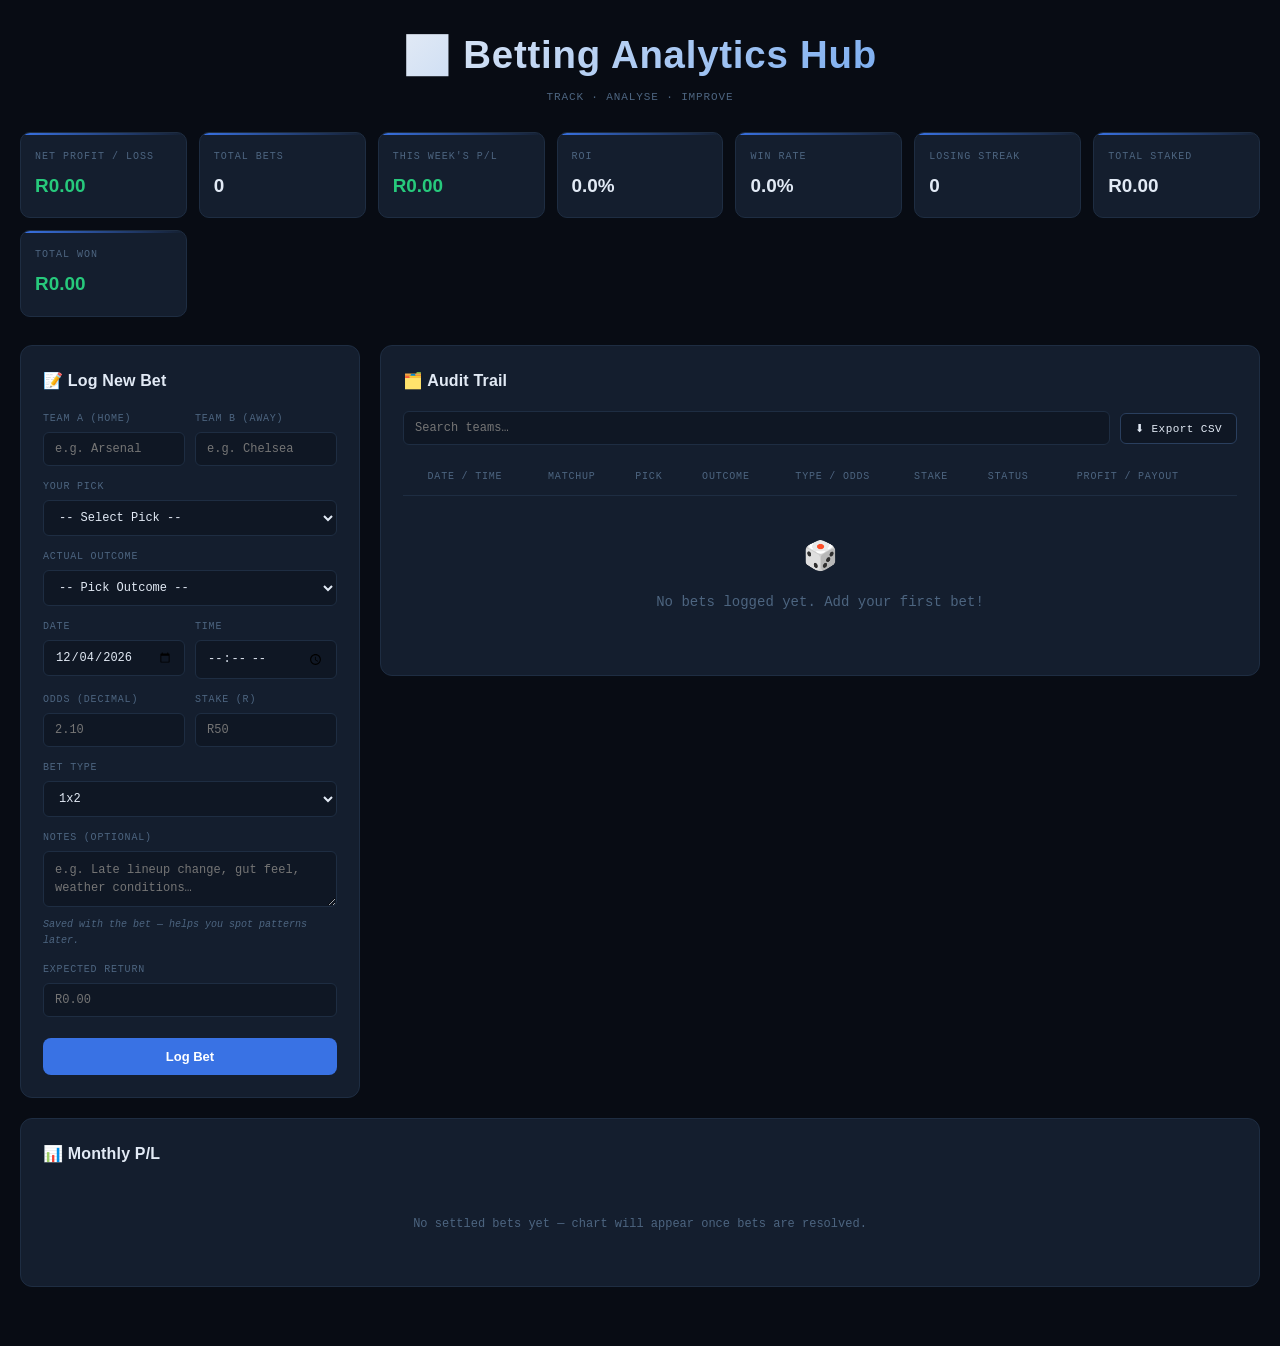
<file: Betting Analytics V2 BETTER.html>
<!doctype html>
<html lang="en">
  <head>
    <meta charset="UTF-8" />
    <meta name="viewport" content="width=device-width, initial-scale=1.0" />
    <title>Betting Analytics Hub</title>

    <style>
      :root{
        --bg: #080c14;
        --surface: #0f1724;
        --card: #141e2e;
        --border: #1e2d42;
        --border-bright: #2a3f5e;
        --text: #e2eaf5;
        --muted: #4d6580;
        --accent: #3972e4;
        --accent-glow: rgba(26, 121, 222, 0.467);
        --green: #27c97c;
        --red: #f0455a;
        --amber: #f5a623;
        --draw: #8897aa;
      }

      * {
        box-sizing: border-box;
        margin: 0;
        padding: 0;
      }

      body {
        background: var(--bg);
        color: var(--text);
        font-family: "DM Mono", monospace;
        font-size: 14px;
        line-height: 1.6;
        min-height: 100vh;
        padding: 24px 20px 60px;
      }

      /* ── Header ── */
      header {
        text-align: center;
        margin-bottom: 25px;
      }
      header h1 {
        font-family: "Syne", sans-serif;
        font-size: clamp(1.6rem, 4vw, 2.4rem);
        font-weight: 800;
        letter-spacing: 0.02em;
        background: linear-gradient(135deg, #e2eaf5 30%, #2f80ed);
        -webkit-background-clip: text;
        -webkit-text-fill-color: transparent;
        background-clip: text;
      }
      header p {
        color: var(--muted);
        margin-top: 4px;
        font-size: 11px;
        letter-spacing: 0.08em;
        text-transform: uppercase;
      }

      .container {
        max-width: 1320px;
        margin: 0 auto;
      }

      /* ── Dashboard ── */
      .dashboard {
        display: grid;
        grid-template-columns: repeat(auto-fit, minmax(160px, 1fr));
        gap: 12px;
        margin-bottom: 28px;
      }
      .stat-card {
        background: var(--card);
        border: 1px solid var(--border);
        border-radius: 10px;
        padding: 16px 14px;
        position: relative;
        overflow: hidden;
      }
      .stat-card::before {
        content: "";
        position: absolute;
        top: 0;
        left: 0;
        right: 0;
        height: 2px;
        background: linear-gradient(90deg, var(--accent), transparent);
      }
      .stat-card span {
        display: block;
        color: var(--muted);
        font-size: 10px;
        text-transform: uppercase;
        letter-spacing: 0.1em;
        margin-bottom: 6px;
      }
      .stat-card strong {
        font-size: 1.35em;
        font-family: "Syne", sans-serif;
      }
      .text-green {
        color: var(--green) !important;
      }
      .text-red {
        color: var(--red) !important;
      }
      .text-muted {
        color: var(--muted) !important;
      }

      /* ── Layout ── */
      .main-grid {
        display: grid;
        grid-template-columns: 340px 1fr;
        gap: 20px;
        align-items: start;
      }
      @media (max-width: 960px) {
        .main-grid {
          grid-template-columns: 1fr;
        }
      }

      .panel {
        background: var(--card);
        border: 1px solid var(--border);
        border-radius: 12px;
        padding: 22px;
      }
      .panel h2 {
        font-family: "Syne", sans-serif;
        font-size: 1rem;
        margin-bottom: 18px;
        letter-spacing: 0.01em;
      }

      /* ── Form ── */
      .form-group {
        margin-bottom: 13px;
      }
      label {
        display: block;
        margin-bottom: 5px;
        color: var(--muted);
        font-size: 10px;
        text-transform: uppercase;
        letter-spacing: 0.08em;
      }
      input,
      select {
        width: 100%;
        padding: 9px 11px;
        background: var(--surface);
        border: 1px solid var(--border);
        color: var(--text);
        border-radius: 6px;
        font-family: "DM Mono", monospace;
        font-size: 12px;
        transition: border-color 0.2s;
        outline: none;
      }
      input:focus,
      select:focus {
        border-color: var(--accent);
      }
      input[readonly] {
        color: var(--muted);
        cursor: default;
      }

      .grid-2 {
        display: grid;
        grid-template-columns: 1fr 1fr;
        gap: 10px;
      }

      button {
        width: 100%;
        padding: 11px;
        background: var(--accent);
        color: #fff;
        border: none;
        border-radius: 8px;
        font-family: "Syne", sans-serif;
        font-size: 13px;
        font-weight: 700;
        cursor: pointer;
        margin-top: 8px;
        transition:
          opacity 0.2s,
          transform 0.1s;
      }
      button:hover {
        opacity: 0.82;
      }
      button:active {
        transform: scale(0.98);
      }
      button.update-btn {
        background: var(--amber);
        color: #000;
      }
      button.cancel-btn {
        background: var(--border);
        color: var(--text);
      }

      /* ── Search ── */
      #search {
        margin-bottom: 14px;
        background: var(--surface);
        border-color: var(--border);
      }

      /* ── Table ── */
      .table-container {
        overflow-x: auto;
      }
      table {
        width: 100%;
        border-collapse: collapse;
      }
      th {
        color: var(--muted);
        font-size: 10px;
        text-transform: uppercase;
        letter-spacing: 0.08em;
        font-weight: 500;
        padding: 10px 12px;
        border-bottom: 1px solid var(--border);
        white-space: nowrap;
      }
      td {
        padding: 11px 12px;
        border-bottom: 1px solid var(--border);
        vertical-align: middle;
        font-size: 12px;
      }
      tr.clickable-row {
        cursor: pointer;
        transition: background 0.15s;
      }
      tr.clickable-row:hover td {
        background: var(--surface);
      }

      .badge {
        padding: 3px 9px;
        border-radius: 4px;
        font-size: 11px;
        font-weight: 700;
        font-family: "Syne", sans-serif;
        display: inline-block;
        min-width: 60px;
        text-align: center;
      }
      .badge.win {
        background: rgba(39, 201, 124, 0.12);
        color: var(--green);
        border: 1px solid rgba(39, 201, 124, 0.25);
      }
      .badge.loss {
        background: rgba(240, 69, 90, 0.12);
        color: var(--red);
        border: 1px solid rgba(240, 69, 90, 0.25);
      }
      .badge.draw {
        background: rgba(136, 151, 170, 0.12);
        color: var(--draw);
        border: 1px solid rgba(136, 151, 170, 0.25);
      }
      .badge.pending {
        background: rgba(245, 166, 35, 0.12);
        color: var(--amber);
        border: 1px solid rgba(245, 166, 35, 0.25);
      }

      .profit-cell {
        font-weight: 700;
      }
      .payout-hint {
        font-size: 10px;
        color: var(--muted);
        margin-top: 2px;
      }

      .action-btns {
        display: flex;
        gap: 4px;
      }
      .icon-btn {
        background: transparent;
        width: auto;
        padding: 4px 7px;
        margin: 0;
        font-size: 13px;
        border-radius: 5px;
        border: 1px solid var(--border);
        color: var(--muted);
      }
      .icon-btn:hover {
        opacity: 1;
        border-color: var(--border-bright);
        color: var(--text);
      }

      /* ── Parlay Legs ── */
      .leg-card {
        margin-bottom: 12px;
        padding: 12px;
        border: 1px dashed var(--border-bright);
        border-radius: 8px;
      }
      .leg-label {
        display: block;
        color: var(--accent);
        font-size: 10px;
        text-transform: uppercase;
        letter-spacing: 0.1em;
        margin-bottom: 8px;
      }
      .grid-4 {
        display: grid;
        grid-template-columns: 1fr 1fr 1fr 1fr;
        gap: 8px;
      }

      /* ── Modal ── */
      .modal-overlay {
        display: none;
        position: fixed;
        inset: 0;
        background: rgba(0, 0, 0, 0.7);
        backdrop-filter: blur(4px);
        align-items: center;
        justify-content: center;
        z-index: 100;
      }
      .modal-overlay.open {
        display: flex;
      }
      .modal-box {
        background: var(--card);
        border: 1px solid var(--border-bright);
        border-radius: 14px;
        padding: 28px;
        max-width: 520px;
        width: 92%;
        max-height: 85vh;
        overflow-y: auto;
      }
      .modal-box h2 {
        font-family: "Syne", sans-serif;
        margin-bottom: 18px;
        font-size: 1.1rem;
      }
      .detail-row {
        display: flex;
        justify-content: space-between;
        padding: 8px 0;
        border-bottom: 1px solid var(--border);
        font-size: 12px;
      }
      .detail-row:last-of-type {
        border-bottom: none;
      }
      .detail-label {
        color: var(--muted);
      }
      .detail-value {
        text-align: right;
        max-width: 60%;
      }
      .leg-summary {
        background: var(--surface);
        border-radius: 8px;
        padding: 10px 12px;
        margin-top: 8px;
        font-size: 11px;
        line-height: 1.8;
      }
      .leg-summary-title {
        font-family: "Syne", sans-serif;
        color: var(--accent);
        font-size: 10px;
        text-transform: uppercase;
        letter-spacing: 0.08em;
        margin-bottom: 6px;
      }

      /* ── Empty State ── */
      .empty-state {
        text-align: center;
        color: var(--muted);
        padding: 40px 20px;
      }
      .empty-state span {
        font-size: 2em;
        display: block;
        margin-bottom: 10px;
      }

      /* ── Notes field ── */
      textarea {
        width: 100%;
        padding: 9px 11px;
        background: var(--surface);
        border: 1px solid var(--border);
        color: var(--text);
        border-radius: 6px;
        font-family: "DM Mono", monospace;
        font-size: 12px;
        transition: border-color 0.2s;
        outline: none;
        resize: vertical;
        min-height: 56px;
        line-height: 1.5;
      }
      textarea:focus {
        border-color: var(--accent);
      }
      .note-hint {
        font-size: 10px;
        color: var(--muted);
        margin-top: 3px;
        font-style: italic;
      }

      /* ── Table panel toolbar ── */
      .table-toolbar {
        display: flex;
        align-items: center;
        justify-content: space-between;
        gap: 10px;
        margin-bottom: 14px;
      }
      .table-toolbar #search {
        margin-bottom: 0;
        flex: 1;
      }
      .csv-btn {
        width: auto;
        padding: 8px 14px;
        margin: 0;
        font-size: 11px;
        background: var(--surface);
        color: var(--text);
        border: 1px solid var(--border-bright);
        border-radius: 6px;
        white-space: nowrap;
        font-family: "DM Mono", monospace;
        font-weight: 500;
        letter-spacing: 0.04em;
        cursor: pointer;
        transition:
          border-color 0.2s,
          background 0.2s;
      }
      .csv-btn:hover {
        background: var(--border);
        border-color: var(--accent);
        opacity: 1;
      }

      /* ── Monthly Chart ── */
      .chart-panel {
        margin-top: 20px;
      }
      .chart-panel h2 {
        font-family: "Syne", sans-serif;
        font-size: 1rem;
        margin-bottom: 18px;
        letter-spacing: 0.01em;
      }
      .chart-bars {
        display: flex;
        align-items: flex-end;
        gap: 6px;
        height: 120px;
        padding-bottom: 28px;
        position: relative;
      }
      .chart-bars::after {
        content: "";
        position: absolute;
        bottom: 28px;
        left: 0;
        right: 0;
        height: 1px;
        background: var(--border);
      }
      .chart-col {
        flex: 1;
        display: flex;
        flex-direction: column;
        align-items: center;
        gap: 4px;
        height: 100%;
        justify-content: flex-end;
        position: relative;
      }
      .chart-bar-wrap {
        width: 100%;
        display: flex;
        align-items: flex-end;
        justify-content: center;
        flex: 1;
      }
      .chart-bar {
        width: 70%;
        border-radius: 3px 3px 0 0;
        min-height: 2px;
        transition: opacity 0.15s;
        position: relative;
      }
      .chart-bar:hover {
        opacity: 0.75;
      }
      .chart-bar.positive {
        background: var(--green);
      }
      .chart-bar.negative {
        background: var(--red);
        border-radius: 0 0 3px 3px;
        align-self: flex-start;
      }
      .chart-label {
        font-size: 9px;
        color: var(--muted);
        text-align: center;
        white-space: nowrap;
        position: absolute;
        bottom: 0;
        left: 50%;
        transform: translateX(-50%);
      }
      .chart-value {
        font-size: 9px;
        font-family: "Syne", sans-serif;
        text-align: center;
        white-space: nowrap;
        position: absolute;
        top: -16px;
        left: 50%;
        transform: translateX(-50%);
      }
      .chart-value.positive {
        color: var(--green);
      }
      .chart-value.negative {
        color: var(--red);
      }
      .chart-empty {
        text-align: center;
        color: var(--muted);
        font-size: 12px;
        padding: 30px 0;
      }
    </style>
  </head>
  <body>
    <div class="container">
      <header>
        <h1>📈 Betting Analytics Hub</h1>
        <p>Track · Analyse · Improve</p>
      </header>

      <!-- Dashboard -->
      <div class="dashboard" id="dashboard">
        <div class="stat-card">
          <span>Net Profit / Loss</span><strong id="stat-pl">R0.00</strong>
        </div>
        <!-- CHANGED: was "Today's Stake" → now "Total Bets" -->
        <div class="stat-card">
          <span>Total Bets</span><strong id="stat-total-bets">0</strong>
        </div>
        <!-- CHANGED: was "Today's P/L" → now "This Week's P/L" -->
        <div class="stat-card">
          <span>This Week's P/L</span><strong id="stat-week-pl">R0.00</strong>
        </div>
        <div class="stat-card">
          <span>ROI</span><strong id="stat-roi">0%</strong>
        </div>
        <div class="stat-card">
          <span>Win Rate</span><strong id="stat-winrate">0%</strong>
        </div>
        <div class="stat-card">
          <span>Losing Streak</span><strong id="stat-streak">0</strong>
        </div>
        <div class="stat-card">
          <span>Total Staked</span><strong id="stat-total-staked">R0.00</strong>
        </div>
        <div class="stat-card">
          <span>Total Won</span><strong id="stat-total-won">R0.00</strong>
        </div>
      </div>

      <div class="main-grid">
        <!-- Form Panel -->
        <div class="panel">
          <h2 id="formTitle">📝 Log New Bet</h2>
          <form id="betForm" novalidate>
            <div id="singleBetSection">
              <div class="grid-2">
                <div class="form-group">
                  <label>Team A (Home)</label>
                  <input
                    type="text"
                    id="teamA"
                    list="teamList"
                    placeholder="e.g. Arsenal"
                  />
                </div>
                <div class="form-group">
                  <label>Team B (Away)</label>
                  <input
                    type="text"
                    id="teamB"
                    list="teamList"
                    placeholder="e.g. Chelsea"
                  />
                </div>
              </div>
              <datalist id="teamList"></datalist>

              <div class="form-group">
                <label>Your Pick</label>
                <select id="prediction">
                  <option value="">-- Select Pick --</option>
                  <option id="optTeamA" value="">Team A</option>
                  <option id="optTeamB" value="">Team B</option>
                  <option value="Draw">Draw</option>
                  <option value="Other">Other / BTTS / Over-Under</option>
                </select>
              </div>

              <div class="form-group">
                <label>Actual Outcome</label>
                <select id="outcome">
                  <option value="">-- Pick Outcome --</option>
                  <option id="outTeamA" value="">Team A</option>
                  <option id="outTeamB" value="">Team B</option>
                  <option value="Draw">Draw</option>
                  <option value="Pending">Pending</option>
                </select>
              </div>
            </div>

            <div class="grid-2">
              <div class="form-group">
                <label>Date</label>
                <input type="date" id="date" required />
              </div>
              <div class="form-group">
                <label>Time</label>
                <input type="time" id="time" required />
              </div>
            </div>

            <div class="grid-2">
              <div class="form-group">
                <label>Odds (Decimal)</label>
                <input
                  type="number"
                  id="odds"
                  step="0.01"
                  min="1.01"
                  placeholder="2.10"
                  required
                />
              </div>
              <div class="form-group">
                <label>Stake (R)</label>
                <input
                  type="number"
                  id="stake"
                  step="0.01"
                  min="0.01"
                  placeholder="R50"
                  required
                />
              </div>
            </div>

            <div class="form-group">
              <label>Bet Type</label>
              <select id="betType" required>
                <option value="1x2">1x2</option>
                <option value="BTTS(GG/NG)">BTTS (GG/NG)</option>
                <option value="Draw/No Bet">Draw/No Bet</option>
                <option value="Parlay">Parlay</option>
              </select>
            </div>

            <!-- Parlay Section -->
            <div id="parlaySection" style="display: none; margin-top: 12px">
              <div class="form-group">
                <label>Number of Legs</label>
                <select id="legCount">
                  <option value="2">2</option>
                  <option value="3">3</option>
                  <option value="4">4</option>
                  <option value="5">5</option>
                  <option value="6">6</option>
                  <option value="7">7</option>
                </select>
              </div>
              <div id="legsContainer"></div>
            </div>

            <div class="form-group">
              <label>Notes (optional)</label>
              <textarea
                id="betNotes"
                placeholder="e.g. Late lineup change, gut feel, weather conditions…"
              ></textarea>
              <div class="note-hint">
                Saved with the bet — helps you spot patterns later.
              </div>
            </div>

            <div class="form-group">
              <label>Expected Return</label>
              <input
                type="text"
                id="expectedReturn"
                readonly
                placeholder="R0.00"
              />
            </div>

            <button type="submit" id="submitBtn">Log Bet</button>
            <button
              type="button"
              id="cancelEditBtn"
              class="cancel-btn"
              style="display: none"
            >
              Cancel Edit
            </button>
          </form>
        </div>

        <!-- Table Panel -->
        <div class="panel">
          <h2>🗂️ Audit Trail</h2>
          <div class="table-toolbar">
            <input id="search" type="text" placeholder="Search teams…" />
            <button type="button" class="csv-btn" onclick="exportCSV()">
              ⬇ Export CSV
            </button>
          </div>
          <div class="table-container">
            <table>
              <thead>
                <tr>
                  <th>Date / Time</th>
                  <th>Matchup</th>
                  <th>Pick</th>
                  <th>Outcome</th>
                  <th>Type / Odds</th>
                  <th>Stake</th>
                  <th>Status</th>
                  <th>Profit / Payout</th>
                  <th></th>
                </tr>
              </thead>
              <tbody id="historyTable"></tbody>
            </table>
            <div id="emptyState" class="empty-state" style="display: none">
              <span>🎲</span>No bets logged yet. Add your first bet!
            </div>
          </div>
        </div>
      </div>
    </div>

    <!-- Monthly Chart -->
    <div class="container">
      <div class="panel chart-panel" style="margin-top: 20px">
        <h2>📊 Monthly P/L</h2>
        <div id="monthlyChart"></div>
      </div>
    </div>
    <div class="modal-overlay" id="betModal">
      <div class="modal-box">
        <h2>🔍 Bet Details</h2>
        <div id="betDetails"></div>
        <button onclick="closeBetModal()" style="margin-top: 20px">
          Close
        </button>
      </div>
    </div>

    <script>
      // ════════════════════════════════════════════
      //  STATE
      // ════════════════════════════════════════════
      let bets = JSON.parse(localStorage.getItem("betting_data") || "[]");
      let editingId = null;

      // ════════════════════════════════════════════
      //  TEAMS DATALIST
      // ════════════════════════════════════════════
      const TEAMS = [
        "Arsenal",
        "Aston Villa",
        "Bournemouth",
        "Brentford",
        "Brighton & Hove Albion",
        "Burnley",
        "Chelsea",
        "Crystal Palace",
        "Everton",
        "Fulham",
        "Leeds United",
        "Liverpool",
        "Manchester City",
        "Manchester United",
        "Newcastle United",
        "Nottingham Forest",
        "Sunderland",
        "Tottenham Hotspur",
        "West Ham United",
        "Wolverhampton Wanderers",
        "Athletic Bilbao",
        "Atlético Madrid",
        "Barcelona",
        "Celta Vigo",
        "Deportivo Alavés",
        "Elche",
        "Espanyol",
        "Getafe",
        "Girona",
        "Levante",
        "Mallorca",
        "Osasuna",
        "Rayo Vallecano",
        "Real Betis",
        "Real Madrid",
        "Real Oviedo",
        "Real Sociedad",
        "Sevilla",
        "Valencia",
        "Villarreal",
        "AC Milan",
        "Atalanta",
        "Bologna",
        "Cagliari",
        "Como 1907",
        "Cremonese",
        "Fiorentina",
        "Genoa",
        "Hellas Verona",
        "Inter Milan",
        "Juventus",
        "Lazio",
        "Lecce",
        "Napoli",
        "Parma",
        "Pisa",
        "Roma",
        "Sassuolo",
        "Torino",
        "Udinese",
        "Bayer Leverkusen",
        "Bayern Munich",
        "Borussia Dortmund",
        "Borussia Mönchengladbach",
        "Eintracht Frankfurt",
        "FC Augsburg",
        "FC Köln",
        "FC St. Pauli",
        "Hamburger SV",
        "1. FC Heidenheim",
        "1. FC Union Berlin",
        "1. FSV Mainz 05",
        "RB Leipzig",
        "SC Freiburg",
        "TSG Hoffenheim",
        "VfB Stuttgart",
        "VfL Wolfsburg",
        "Werder Bremen",
        "AJ Auxerre",
        "Angers",
        "AS Monaco",
        "FC Lorient",
        "FC Metz",
        "FC Nantes",
        "Le Havre",
        "Lens",
        "Lille",
        "Olympique Lyon",
        "Olympique Marseille",
        "Nice",
        "Paris FC",
        "Paris Saint-Germain",
        "Reims",
        "Rennes",
        "Strasbourg",
        "Toulouse",
        "Birmingham City",
        "Blackburn Rovers",
        "Bristol City",
        "Charlton Athletic",
        "Coventry City",
        "Derby County",
        "Hull City",
        "Ipswich Town",
        "Leicester City",
        "Middlesbrough",
        "Millwall",
        "Norwich City",
        "Oxford United",
        "Portsmouth",
        "Preston North End",
        "Queens Park Rangers",
        "Sheffield United",
        "Sheffield Wednesday",
        "Southampton",
        "Stoke City",
        "Swansea City",
        "Watford",
        "West Bromwich Albion",
        "Wrexham",
        "Alverca",
        "Arouca",
        "AVS",
        "Benfica",
        "Braga",
        "Casa Pia",
        "Estoril Praia",
        "Estrela da Amadora",
        "Famalicão",
        "Gil Vicente",
        "Moreirense",
        "Nacional",
        "Porto",
        "Rio Ave",
        "Santa Clara",
        "Sporting CP",
        "Tondela",
        "Vitória de Guimarães",
      ];

      (function populateTeamList() {
        const dl = document.getElementById("teamList");
        TEAMS.forEach((t) => {
          const o = document.createElement("option");
          o.value = t;
          dl.appendChild(o);
        });
      })();

      // ════════════════════════════════════════════
      //  DOM REFS
      // ════════════════════════════════════════════
      const form = document.getElementById("betForm");
      const teamAInput = document.getElementById("teamA");
      const teamBInput = document.getElementById("teamB");
      const predictionSel = document.getElementById("prediction");
      const outcomeSel = document.getElementById("outcome");
      const oddsInput = document.getElementById("odds");
      const stakeInput = document.getElementById("stake");
      const expectedReturn = document.getElementById("expectedReturn");
      const betTypeSelect = document.getElementById("betType");
      const parlaySection = document.getElementById("parlaySection");
      const legCountSelect = document.getElementById("legCount");
      const legsContainer = document.getElementById("legsContainer");
      const submitBtn = document.getElementById("submitBtn");
      const cancelEditBtn = document.getElementById("cancelEditBtn");
      const historyTable = document.getElementById("historyTable");
      const searchInput = document.getElementById("search");
      const emptyState = document.getElementById("emptyState");
      const betNotesInput = document.getElementById("betNotes");

      // ════════════════════════════════════════════
      //  DYNAMIC DROPDOWNS
      // ════════════════════════════════════════════
      function updateMainDropdowns() {
        const a = teamAInput.value || "Team A";
        const b = teamBInput.value || "Team B";
        const curOptA = document.getElementById("optTeamA");
        const curOptB = document.getElementById("optTeamB");
        const curOutA = document.getElementById("outTeamA");
        const curOutB = document.getElementById("outTeamB");
        if (curOptA) {
          curOptA.textContent = a;
          curOptA.value = a;
        }
        if (curOptB) {
          curOptB.textContent = b;
          curOptB.value = b;
        }
        if (curOutA) {
          curOutA.textContent = a;
          curOutA.value = a;
        }
        if (curOutB) {
          curOutB.textContent = b;
          curOutB.value = b;
        }
      }
      teamAInput.addEventListener("input", updateMainDropdowns);
      teamBInput.addEventListener("input", updateMainDropdowns);
      updateMainDropdowns();

      // ════════════════════════════════════════════
      //  EXPECTED RETURN CALCULATOR
      // ════════════════════════════════════════════
      function calcExpected() {
        const odds = parseFloat(oddsInput.value) || 0;
        const stake = parseFloat(stakeInput.value) || 0;
        expectedReturn.value =
          odds && stake ? "R" + (odds * stake).toFixed(2) : "";
      }
      oddsInput.addEventListener("input", calcExpected);
      stakeInput.addEventListener("input", calcExpected);

      // ════════════════════════════════════════════
      //  PARLAY TOGGLE
      // ════════════════════════════════════════════
      betTypeSelect.addEventListener("change", function () {
        const isParlay = this.value === "Parlay";
        parlaySection.style.display = isParlay ? "block" : "none";
        document.getElementById("singleBetSection").style.display = isParlay
          ? "none"
          : "block";
        oddsInput.readOnly = isParlay;
        if (isParlay) {
          generateLegInputs();
        } else {
          legsContainer.innerHTML = "";
        }
        if (!isParlay) updatePickOutcomeDropdowns(this.value);
      });

      function updatePickOutcomeDropdowns(betType) {
        const isBTTS = betType === "BTTS(GG/NG)";
        const pred = document.getElementById("prediction");
        const out = document.getElementById("outcome");
        const savedPred = pred.value;
        const savedOut = out.value;

        if (isBTTS) {
          pred.innerHTML = `<option value="">-- Select Pick --</option><option value="Yes">Yes (GG)</option><option value="No">No (NG)</option>`;
          out.innerHTML = `<option value="">-- Pick Outcome --</option><option value="Yes">Yes (GG)</option><option value="No">No (NG)</option><option value="Pending">Pending</option>`;
        } else {
          pred.innerHTML = `<option value="">-- Select Pick --</option><option id="optTeamA" value="">${teamAInput.value || "Team A"}</option><option id="optTeamB" value="">${teamBInput.value || "Team B"}</option><option value="Draw">Draw</option><option value="Other">Other / BTTS / Over-Under</option>`;
          out.innerHTML = `<option value="">-- Pick Outcome --</option><option id="outTeamA" value="">${teamAInput.value || "Team A"}</option><option id="outTeamB" value="">${teamBInput.value || "Team B"}</option><option value="Draw">Draw</option><option value="Pending">Pending</option>`;
          updateMainDropdowns();
        }

        if ([...pred.options].some((o) => o.value === savedPred))
          pred.value = savedPred;
        if ([...out.options].some((o) => o.value === savedOut))
          out.value = savedOut;
      }

      legCountSelect.addEventListener("change", generateLegInputs);

      function generateLegInputs() {
        const count = parseInt(legCountSelect.value);
        legsContainer.innerHTML = "";
        for (let i = 1; i <= count; i++) {
          const div = document.createElement("div");
          div.className = "leg-card";
          div.innerHTML = `
            <span class="leg-label">Leg ${i}</span>
            <div class="grid-2" style="margin-bottom:8px;">
              <input type="text" placeholder="Home Team" class="leg-teamA" list="teamList" />
              <input type="text" placeholder="Away Team" class="leg-teamB" list="teamList" />
            </div>
            <div class="grid-4">
              <select class="leg-bet-type">
                <option value="">Type</option>
                <option value="1x2">1x2</option>
                <option value="BTTS(GG/NG)">BTTS</option>
                <option value="Draw/No Bet">DNB</option>
              </select>
              <input type="number" placeholder="Odds" step="0.01" min="1.01" class="leg-odds" />
              <select class="leg-prediction">
                <option value="">Pick</option>
                <option class="leg-opt-a">Team A</option>
                <option class="leg-opt-b">Team B</option>
                <option value="Draw">Draw</option>
              </select>
              <select class="leg-outcome">
                <option value="">Result</option>
                <option class="leg-out-a">Team A</option>
                <option class="leg-out-b">Team B</option>
                <option value="Draw">Draw</option>
                <option value="Pending">Pending</option>
              </select>
            </div>`;
          legsContainer.appendChild(div);

          const tA = div.querySelector(".leg-teamA");
          const tB = div.querySelector(".leg-teamB");
          const pred = div.querySelector(".leg-prediction");
          const out = div.querySelector(".leg-outcome");
          const type = div.querySelector(".leg-bet-type");

          const updateLegTeams = () => {
            const a = tA.value || "Team A",
              b = tB.value || "Team B";
            const oA = div.querySelector(".leg-opt-a");
            const oB = div.querySelector(".leg-opt-b");
            const uA = div.querySelector(".leg-out-a");
            const uB = div.querySelector(".leg-out-b");
            if (oA) {
              oA.textContent = a;
              oA.value = a;
            }
            if (oB) {
              oB.textContent = b;
              oB.value = b;
            }
            if (uA) {
              uA.textContent = a;
              uA.value = a;
            }
            if (uB) {
              uB.textContent = b;
              uB.value = b;
            }
          };

          const updateLegDropdownType = () => {
            const isBTTS = type.value === "BTTS(GG/NG)";
            if (isBTTS) {
              pred.innerHTML = `<option value="">Pick</option><option value="Yes">Yes (GG)</option><option value="No">No (NG)</option>`;
              out.innerHTML = `<option value="">Result</option><option value="Yes">Yes (GG)</option><option value="No">No (NG)</option><option value="Pending">Pending</option>`;
            } else {
              const a = tA.value || "Team A",
                b = tB.value || "Team B";
              pred.innerHTML = `<option value="">Pick</option><option class="leg-opt-a" value="${a}">${a}</option><option class="leg-opt-b" value="${b}">${b}</option><option value="Draw">Draw</option>`;
              out.innerHTML = `<option value="">Result</option><option class="leg-out-a" value="${a}">${a}</option><option class="leg-out-b" value="${b}">${b}</option><option value="Draw">Draw</option><option value="Pending">Pending</option>`;
            }
          };

          tA.addEventListener("input", updateLegTeams);
          tB.addEventListener("input", updateLegTeams);
          type.addEventListener("change", updateLegDropdownType);
          div
            .querySelector(".leg-odds")
            .addEventListener("input", calcParlayOdds);
        }
      }

      function calcParlayOdds() {
        const inputs = document.querySelectorAll(".leg-odds");
        let combined = 1;
        inputs.forEach((inp) => {
          const v = parseFloat(inp.value);
          if (!isNaN(v) && v > 0) combined *= v;
        });
        oddsInput.value = combined.toFixed(2);
        calcExpected();
      }

      // ════════════════════════════════════════════
      //  RESOLVE BET
      // ════════════════════════════════════════════
      function resolveBet(pick, result, odds, stake, betType) {
        const expectedPayout = odds * stake;
        if (result === "Pending") return { status: "Pending", profit: 0 };
        if (betType === "Draw/No Bet" && result === "Draw")
          return { status: "Draw", profit: 0 };
        if (pick === result)
          return {
            status: "Win",
            profit: +(expectedPayout - stake).toFixed(2),
          };
        return { status: "Loss", profit: -stake };
      }

      // ════════════════════════════════════════════
      //  FORM SUBMIT
      // ════════════════════════════════════════════
      form.addEventListener("submit", function (e) {
        e.preventDefault();

        const odds = parseFloat(oddsInput.value);
        const stake = parseFloat(stakeInput.value);
        if (!odds || !stake) return alert("Please fill in Odds and Stake.");

        const betType = betTypeSelect.value;
        const payout = +(odds * stake).toFixed(2);
        let status,
          profit,
          legs = null;

        if (betType === "Parlay") {
          legs = [];
          let allWon = true;
          let anyPending = false;

          document.querySelectorAll(".leg-card").forEach((card) => {
            const tA = card.querySelector(".leg-teamA").value;
            const tB = card.querySelector(".leg-teamB").value;
            const lOdds =
              parseFloat(card.querySelector(".leg-odds").value) || 1;
            const pick = card.querySelector(".leg-prediction").value;
            const res = card.querySelector(".leg-outcome").value;
            const type = card.querySelector(".leg-bet-type").value;

            const resolved = resolveBet(pick, res, lOdds, 0, type);
            if (resolved.status === "Pending") anyPending = true;
            if (resolved.status !== "Win") allWon = false;

            legs.push({
              match: `${tA} vs ${tB}`,
              betType: type,
              odds: lOdds,
              prediction: pick,
              outcome: res,
              status: resolved.status,
            });
          });

          if (anyPending) {
            status = "Pending";
            profit = 0;
          } else if (allWon) {
            status = "Win";
            profit = +(payout - stake).toFixed(2);
          } else {
            status = "Loss";
            profit = -stake;
          }
        } else {
          const pick = predictionSel.value;
          const res = outcomeSel.value;
          if (!pick || !res)
            return alert("Please fill in Your Pick and Actual Outcome.");
          ({ status, profit } = resolveBet(pick, res, odds, stake, betType));
        }

        const betData = {
          teamA: teamAInput.value,
          teamB: teamBInput.value,
          prediction: predictionSel.value,
          outcome: outcomeSel.value,
          date: document.getElementById("date").value,
          time: document.getElementById("time").value,
          odds,
          stake,
          betType,
          payout,
          status,
          profit,
          legs,
          notes: betNotesInput.value.trim(),
        };

        if (editingId) {
          const idx = bets.findIndex((b) => b.id === editingId);
          if (idx > -1) bets[idx] = { ...bets[idx], ...betData };
          resetEditState();
        } else {
          bets.unshift({ id: Date.now().toString(), ...betData });
        }

        saveData();
        form.reset();
        betNotesInput.value = "";
        expectedReturn.value = "";
        document.getElementById("date").valueAsDate = new Date();
        parlaySection.style.display = "none";
        document.getElementById("singleBetSection").style.display = "block";
        oddsInput.readOnly = false;
        updatePickOutcomeDropdowns("1x2");
        updateMainDropdowns();
        renderTable();
        updateDashboard();
        renderMonthlyChart();
      });

      // ════════════════════════════════════════════
      //  EDIT / DELETE
      // ════════════════════════════════════════════
      function deleteBet(id) {
        if (!confirm("Delete this bet?")) return;
        bets = bets.filter((b) => b.id !== id);
        saveData();
        renderTable();
        updateDashboard();
        renderMonthlyChart();
      }

      function editBet(id) {
        const bet = bets.find((b) => b.id === id);
        if (!bet) return;
        editingId = id;

        teamAInput.value = bet.teamA || "";
        teamBInput.value = bet.teamB || "";
        updateMainDropdowns();
        document.getElementById("date").value = bet.date;
        document.getElementById("time").value = bet.time;
        oddsInput.value = bet.odds;
        stakeInput.value = bet.stake;
        betTypeSelect.value = bet.betType;
        updatePickOutcomeDropdowns(bet.betType);
        predictionSel.value = bet.prediction;
        outcomeSel.value = bet.outcome;

        if (bet.betType === "Parlay") {
          parlaySection.style.display = "block";
          document.getElementById("singleBetSection").style.display = "none";
          oddsInput.readOnly = true;
          legCountSelect.value = bet.legs ? bet.legs.length : 2;
          generateLegInputs();

          if (bet.legs) {
            const cards = legsContainer.querySelectorAll(".leg-card");
            bet.legs.forEach((leg, i) => {
              if (!cards[i]) return;
              const parts = leg.match ? leg.match.split(" vs ") : ["", ""];
              cards[i].querySelector(".leg-teamA").value = parts[0] || "";
              cards[i].querySelector(".leg-teamB").value = parts[1] || "";
              cards[i].querySelector(".leg-bet-type").value = leg.betType || "";
              cards[i].querySelector(".leg-odds").value = leg.odds || "";
              cards[i].querySelector(".leg-prediction").value =
                leg.prediction || "";
              cards[i].querySelector(".leg-outcome").value = leg.outcome || "";
            });
          }
        } else {
          parlaySection.style.display = "none";
          document.getElementById("singleBetSection").style.display = "block";
          oddsInput.readOnly = false;
        }

        calcExpected();
        betNotesInput.value = bet.notes || "";
        submitBtn.textContent = "Update Bet";
        submitBtn.classList.add("update-btn");
        cancelEditBtn.style.display = "block";
        document.getElementById("formTitle").textContent = "✏️ Edit Bet";
        window.scrollTo({ top: 0, behavior: "smooth" });
      }

      function resetEditState() {
        editingId = null;
        submitBtn.textContent = "Log Bet";
        submitBtn.classList.remove("update-btn");
        cancelEditBtn.style.display = "none";
        document.getElementById("formTitle").textContent = "📝 Log New Bet";
      }

      cancelEditBtn.addEventListener("click", () => {
        form.reset();
        betNotesInput.value = "";
        resetEditState();
        parlaySection.style.display = "none";
        document.getElementById("singleBetSection").style.display = "block";
        oddsInput.readOnly = false;
        expectedReturn.value = "";
        updatePickOutcomeDropdowns("1x2");
        updateMainDropdowns();
        document.getElementById("date").valueAsDate = new Date();
      });

      // ════════════════════════════════════════════
      //  MODAL
      // ════════════════════════════════════════════
      function viewBet(id) {
        const bet = bets.find((b) => b.id === id);
        if (!bet) return;

        const fmt = (n) => "R" + parseFloat(n).toFixed(2);
        const rows = [
          [
            "Match",
            bet.betType === "Parlay"
              ? `${bet.legs?.length}-Leg Parlay`
              : `${bet.teamA} vs ${bet.teamB}`,
          ],
          ["Date / Time", `${bet.date} @ ${bet.time}`],
          ["Bet Type", bet.betType],
          ["Your Pick", bet.prediction || "—"],
          ["Actual Outcome", bet.outcome || "—"],
          ["Odds", `@${parseFloat(bet.odds).toFixed(2)}`],
          ["Stake", fmt(bet.stake)],
          ["Potential Payout", fmt(bet.payout)],
          [
            "Status",
            `<span class="badge ${bet.status.toLowerCase()}">${bet.status}</span>`,
          ],
          [
            "Profit / Loss",
            `<span class="${bet.profit >= 0 ? "text-green" : "text-red"}">${bet.profit >= 0 ? "+" : ""}${fmt(bet.profit)}</span>`,
          ],
          ...(bet.notes
            ? [
                [
                  "Notes",
                  `<span style="font-style:italic;color:var(--muted)">${bet.notes}</span>`,
                ],
              ]
            : []),
        ];

        let html = rows
          .map(
            ([label, val]) =>
              `<div class="detail-row"><span class="detail-label">${label}</span><span class="detail-value">${val}</span></div>`,
          )
          .join("");

        if (bet.betType === "Parlay" && bet.legs?.length) {
          html += `<div style="margin-top:16px;"><div class="leg-summary-title">Parlay Legs</div>`;
          bet.legs.forEach((leg, i) => {
            const legStatus =
              leg.status ||
              (leg.prediction === leg.outcome
                ? "Win"
                : leg.outcome === "Pending"
                  ? "Pending"
                  : "Loss");
            html += `<div class="leg-summary"><strong>Leg ${i + 1}: ${leg.match}</strong><br>Type: ${leg.betType} &nbsp;|&nbsp; Odds: @${parseFloat(leg.odds).toFixed(2)}<br>Pick: ${leg.prediction} &nbsp;→&nbsp; Result: ${leg.outcome} &nbsp;<span class="badge ${legStatus.toLowerCase()}">${legStatus}</span></div>`;
          });
          html += "</div>";
        }

        document.getElementById("betDetails").innerHTML = html;
        document.getElementById("betModal").classList.add("open");
      }

      function closeBetModal() {
        document.getElementById("betModal").classList.remove("open");
      }

      document
        .getElementById("betModal")
        .addEventListener("click", function (e) {
          if (e.target === this) closeBetModal();
        });

      // ════════════════════════════════════════════
      //  STORAGE
      // ════════════════════════════════════════════
      function saveData() {
        localStorage.setItem("betting_data", JSON.stringify(bets));
      }

      // ════════════════════════════════════════════
      //  RENDER TABLE
      // ════════════════════════════════════════════
      searchInput.addEventListener("input", renderTable);

      function renderTable() {
        const query = searchInput.value.toLowerCase();
        const filtered = query
          ? bets.filter((b) => {
              if (`${b.teamA} ${b.teamB}`.toLowerCase().includes(query))
                return true;
              if (
                b.betType === "Parlay" &&
                b.legs?.some((leg) =>
                  (leg.match || "").toLowerCase().includes(query),
                )
              )
                return true;
              return false;
            })
          : bets;

        historyTable.innerHTML = "";
        emptyState.style.display = filtered.length === 0 ? "block" : "none";

        filtered.forEach((bet) => {
          const matchup =
            bet.betType === "Parlay"
              ? `<strong>${bet.legs?.length ?? "?"}-Leg Parlay</strong>${bet.notes ? `<div class="note-hint">${bet.notes}</div>` : ""}`
              : `${bet.teamA} vs ${bet.teamB}${bet.notes ? `<div class="note-hint">${bet.notes}</div>` : ""}`;

          const safePayout =
            parseFloat(bet.payout) ||
            parseFloat(bet.odds) * parseFloat(bet.stake) ||
            0;

          let pickIcon = "";
          if (bet.status !== "Pending" && bet.betType !== "Parlay") {
            pickIcon =
              bet.prediction === bet.outcome
                ? ' <span style="color:var(--green)">✔</span>'
                : ' <span style="color:var(--red)">✘</span>';
          }

          let profitHTML = "—";
          if (bet.status === "Win") {
            profitHTML = `<div class="profit-cell text-green">+R${bet.profit.toFixed(2)}</div>`;
          } else if (bet.status === "Loss") {
            profitHTML = `<div class="profit-cell text-red">−R${Math.abs(bet.profit).toFixed(2)}</div><div class="payout-hint">would've paid R${safePayout.toFixed(2)}</div>`;
          } else if (bet.status === "Draw") {
            profitHTML = `<div class="profit-cell text-muted">Stake returned</div>`;
          } else {
            profitHTML = `<div class="payout-hint">potential R${safePayout.toFixed(2)}</div>`;
          }

          const tr = document.createElement("tr");
          tr.className = "clickable-row";
          tr.innerHTML = `
            <td>${bet.date}<br><span style="color:var(--muted);font-size:11px">${bet.time}</span></td>
            <td>${matchup}</td>
            <td>${bet.prediction || "—"}${pickIcon}</td>
            <td>${bet.outcome || "—"}</td>
            <td>${bet.betType}<br><span style="color:var(--muted);font-size:11px">@${parseFloat(bet.odds).toFixed(2)}</span></td>
            <td>R${parseFloat(bet.stake).toFixed(2)}</td>
            <td><span class="badge ${bet.status.toLowerCase()}">${bet.status}</span></td>
            <td>${profitHTML}</td>
            <td class="action-btns" onclick="event.stopPropagation()">
              <button type="button" class="icon-btn" onclick="editBet('${bet.id}')">✏️</button>
              <button type="button" class="icon-btn" onclick="deleteBet('${bet.id}')">🗑️</button>
            </td>`;
          tr.addEventListener("click", () => viewBet(bet.id));
          historyTable.appendChild(tr);
        });
      }

      // ════════════════════════════════════════════
      //  DASHBOARD — UPDATED
      // ════════════════════════════════════════════
      function updateDashboard() {
        let totalProfit = 0,
          totalStake = 0,
          totalStaked = 0,
          totalWon = 0;
        let wins = 0,
          settled = 0;
        let weekProfit = 0; // ← NEW: replaces todayProfit
        let streak = 0,
          streakActive = true;

        // ── Compute "Monday of current week" as a YYYY-MM-DD string ──
        // This Week's P/L covers Monday 00:00 → today.
        // How it works:
        //   1. Get today as a Date object.
        //   2. getDay() returns 0=Sun, 1=Mon … 6=Sat.
        //   3. We subtract (day - 1) days to land on Monday.
        //      Edge case: Sunday (0) → we go back 6 days so it still lands on Mon.
        //   4. Zero out the time so we compare date strings cleanly.
        //   5. Convert to ISO string and slice to "YYYY-MM-DD".
        const today = new Date();
        const dayOfWeek = today.getDay(); // 0-6
        const daysToMonday = dayOfWeek === 0 ? 6 : dayOfWeek - 1; // Sun=6 offset, else day-1
        const monday = new Date(today);
        monday.setDate(today.getDate() - daysToMonday);
        monday.setHours(0, 0, 0, 0);
        const mondayStr = monday.toISOString().split("T")[0]; // "YYYY-MM-DD"
        const todayStr = today.toISOString().split("T")[0]; // "YYYY-MM-DD"

        bets.forEach((bet) => {
          if (bet.status !== "Pending") {
            totalProfit += bet.profit;
            totalStake += bet.stake;
            totalStaked += bet.stake;
            settled++;
            if (bet.status === "Win") {
              wins++;
              totalWon += bet.payout;
            }
            if (streakActive) {
              if (bet.status === "Loss") streak++;
              else streakActive = false;
            }

            // ── Week filter: bet.date falls between Monday and today ──
            // bet.date is stored as "YYYY-MM-DD" so string comparison works
            // correctly because ISO dates are lexicographically ordered.
            if (bet.date >= mondayStr && bet.date <= todayStr) {
              weekProfit += bet.profit; // ← accumulate this week's settled P/L
            }
          }
        });

        const roi = totalStake > 0 ? (totalProfit / totalStake) * 100 : 0;
        const winRate = settled > 0 ? (wins / settled) * 100 : 0;

        // Net P/L
        document.getElementById("stat-pl").textContent =
          "R" + totalProfit.toFixed(2);
        document.getElementById("stat-pl").className =
          totalProfit >= 0 ? "text-green" : "text-red";

        // ── CHANGED: Total Bets — just the length of the bets array ──
        // No date filtering. Every logged entry counts, including Pending ones.
        document.getElementById("stat-total-bets").textContent = bets.length;

        // ── CHANGED: This Week's P/L — computed above with Monday boundary ──
        document.getElementById("stat-week-pl").textContent =
          "R" + weekProfit.toFixed(2);
        document.getElementById("stat-week-pl").className =
          weekProfit >= 0 ? "text-green" : "text-red";

        document.getElementById("stat-roi").textContent = roi.toFixed(1) + "%";
        document.getElementById("stat-winrate").textContent =
          winRate.toFixed(1) + "%";
        document.getElementById("stat-streak").textContent = streak;
        document.getElementById("stat-total-staked").textContent =
          "R" + totalStaked.toFixed(2);
        document.getElementById("stat-total-won").textContent =
          "R" + totalWon.toFixed(2);
        document.getElementById("stat-total-won").className = "text-green";
      }

      // ════════════════════════════════════════════
      //  EXPORT CSV
      //  How it works:
      //  1. Build an array of header columns.
      //  2. Map every bet to a matching row of values.
      //  3. For Parlay bets, flatten the legs into a readable
      //     string so the cell doesn't break the CSV structure.
      //  4. Escape any value that contains a comma or quote by
      //     wrapping it in double-quotes and doubling inner quotes.
      //  5. Join rows with newlines, create a Blob, and trigger
      //     a hidden <a> click to download the file.
      // ════════════════════════════════════════════
      function exportCSV() {
        if (!bets.length) return alert("No bets to export.");

        const escape = (v) => {
          const s = String(v ?? "");
          // If the value contains commas, newlines or quotes, wrap in quotes
          return /[",\n]/.test(s) ? `"${s.replace(/"/g, '""')}"` : s;
        };

        const headers = [
          "Date",
          "Time",
          "Team A",
          "Team B",
          "Bet Type",
          "Pick",
          "Outcome",
          "Odds",
          "Stake",
          "Payout",
          "Status",
          "Profit/Loss",
          "Notes",
        ];
        const rows = bets.map((b) => {
          const legsStr =
            b.betType === "Parlay" && b.legs
              ? b.legs
                  .map(
                    (l) =>
                      `${l.match} [${l.prediction}→${l.outcome} @${l.odds}]`,
                  )
                  .join(" | ")
              : "";
          return [
            b.date,
            b.time,
            b.betType === "Parlay" ? `${b.legs?.length}-Leg Parlay` : b.teamA,
            b.betType === "Parlay" ? legsStr : b.teamB,
            b.betType,
            b.prediction || "",
            b.outcome || "",
            parseFloat(b.odds).toFixed(2),
            parseFloat(b.stake).toFixed(2),
            parseFloat(b.payout).toFixed(2),
            b.status,
            b.profit.toFixed(2),
            b.notes || "",
          ]
            .map(escape)
            .join(",");
        });

        const csv = [headers.join(","), ...rows].join("\n");
        const blob = new Blob([csv], { type: "text/csv;charset=utf-8;" });
        const url = URL.createObjectURL(blob);
        const a = document.createElement("a");
        a.href = url;
        a.download = `bets_export_${new Date().toISOString().split("T")[0]}.csv`;
        a.click();
        URL.revokeObjectURL(url);
      }

      // ════════════════════════════════════════════
      //  MONTHLY P/L CHART
      //  How it works:
      //  1. Group all settled bets by "YYYY-MM" key.
      //  2. Sum profit for each month.
      //  3. Sort months chronologically (string sort works for ISO).
      //  4. Show last 6 months so the chart doesn't get crowded.
      //  5. Find the max absolute value to scale bar heights.
      //  6. Each bar's height = (|profit| / maxAbs) * MAX_PX.
      //     Positive bars grow upward, negative bars grow downward
      //     from the baseline — achieved with flex column direction
      //     and justify-content.
      // ════════════════════════════════════════════
      function renderMonthlyChart() {
        const container = document.getElementById("monthlyChart");
        const settled = bets.filter((b) => b.status !== "Pending");

        if (!settled.length) {
          container.innerHTML = `<div class="chart-empty">No settled bets yet — chart will appear once bets are resolved.</div>`;
          return;
        }

        // Build month → profit map
        const monthMap = {};
        settled.forEach((b) => {
          const key = b.date.slice(0, 7); // "YYYY-MM"
          monthMap[key] = (monthMap[key] || 0) + b.profit;
        });

        // Sort and keep last 6
        const sortedKeys = Object.keys(monthMap).sort();
        const displayKeys = sortedKeys.slice(-6);

        const values = displayKeys.map((k) => monthMap[k]);
        const maxAbs = Math.max(...values.map(Math.abs), 1); // avoid divide-by-zero
        const MAX_BAR_PX = 80; // tallest bar in pixels

        // Month label formatter: "2025-03" → "Mar '25"
        const fmtMonth = (k) => {
          const [y, m] = k.split("-");
          const name = [
            "Jan",
            "Feb",
            "Mar",
            "Apr",
            "May",
            "Jun",
            "Jul",
            "Aug",
            "Sep",
            "Oct",
            "Nov",
            "Dec",
          ][parseInt(m) - 1];
          return `${name} '${y.slice(2)}`;
        };

        let html = `<div class="chart-bars">`;
        displayKeys.forEach((key, i) => {
          const val = values[i];
          const h = Math.max(
            Math.round((Math.abs(val) / maxAbs) * MAX_BAR_PX),
            2,
          );
          const isPos = val >= 0;
          const cls = isPos ? "positive" : "negative";
          const valLabel = (isPos ? "+" : "−") + "R" + Math.abs(val).toFixed(0);

          // For positive: bar sits at bottom of bar-wrap (flex-end)
          // For negative: bar sits at top of bar-wrap (flex-start)
          const justify = isPos ? "flex-end" : "flex-start";

          html += `
            <div class="chart-col">
              <div class="chart-bar-wrap" style="justify-content:${justify};">
                <div class="chart-bar ${cls}" style="height:${h}px;">
                  <span class="chart-value ${cls}">${valLabel}</span>
                </div>
              </div>
              <span class="chart-label">${fmtMonth(key)}</span>
            </div>`;
        });
        html += `</div>`;
        container.innerHTML = html;
      }

      // ════════════════════════════════════════════
      //  INIT
      // ════════════════════════════════════════════
      document.getElementById("date").valueAsDate = new Date();
      renderTable();
      updateDashboard();
      renderMonthlyChart();
    </script>
  </body>
</html>
</file>
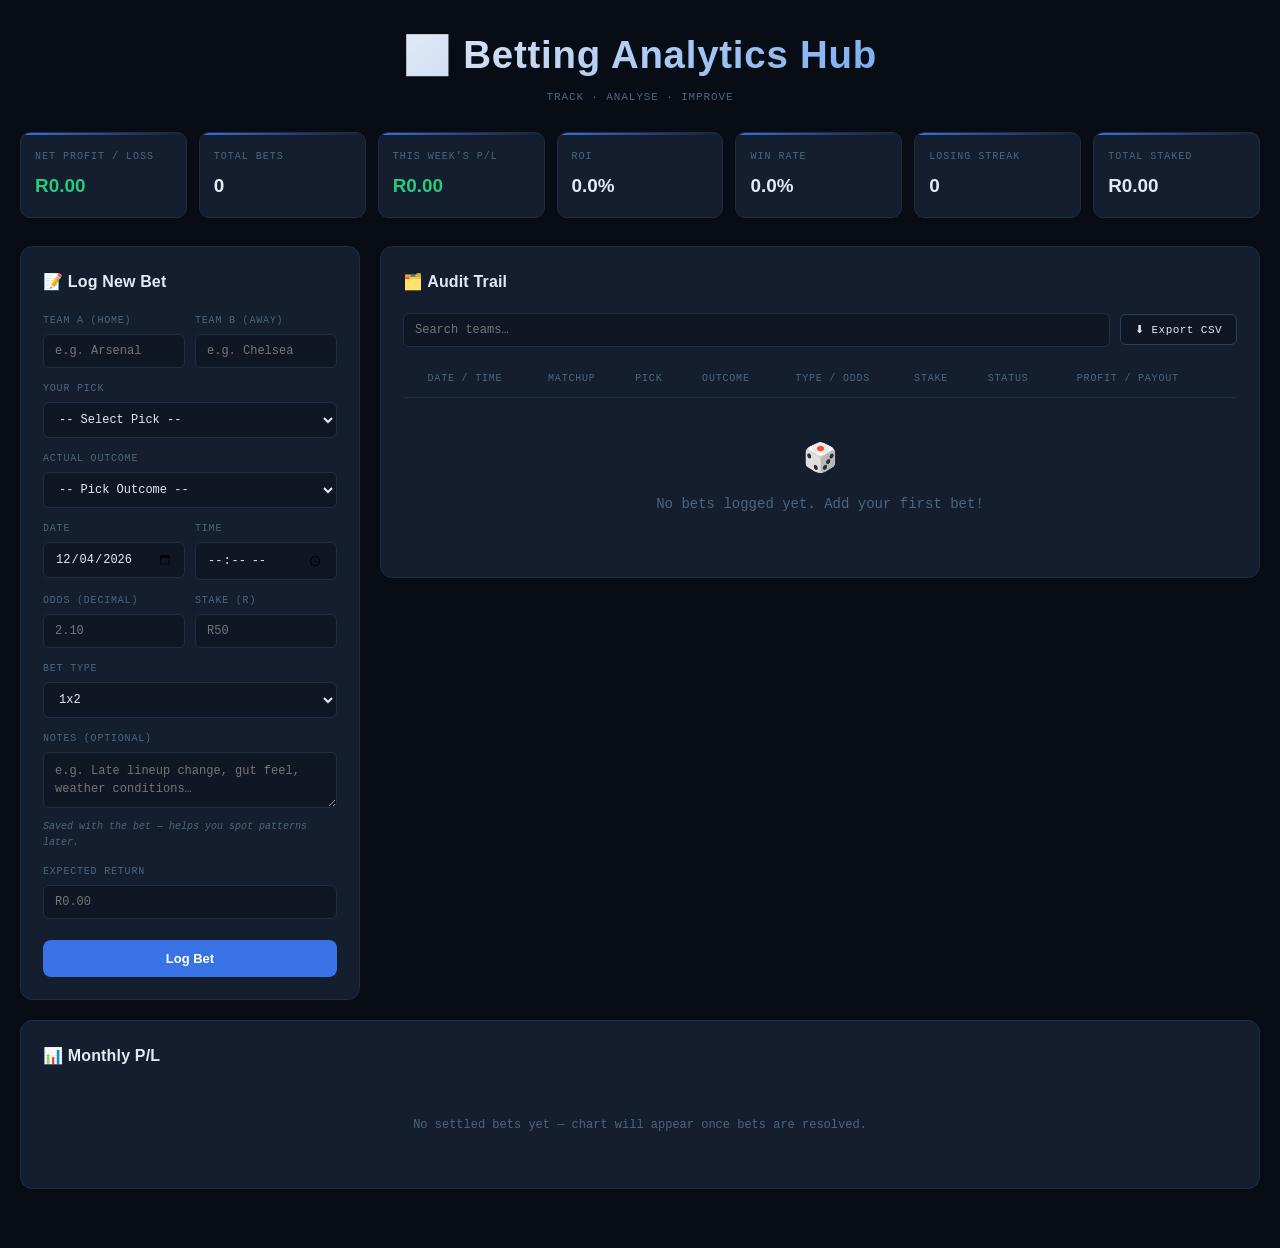
<file: Betting Analytics.html>
<!doctype html>
<html lang="en">
  <head>
    <meta charset="UTF-8" />
    <meta name="viewport" content="width=device-width, initial-scale=1.0" />
    <title>Betting Analytics Hub</title>

    <style>
      :root {
        --bg: #080c14;
        --surface: #0f1724;
        --card: #141e2e;
        --border: #1e2d42;
        --border-bright: #2a3f5e;
        --text: #e2eaf5;
        --muted: #4d6580;
        --accent: #3972e4;
        --accent-glow: rgba(26, 121, 222, 0.467);
        --green: #27c97c;
        --red: #f0455a;
        --amber: #f5a623;
        --draw: #8897aa;
      }

      * {
        box-sizing: border-box;
        margin: 0;
        padding: 0;
      }

      body {
        background: var(--bg);
        color: var(--text);
        font-family: "DM Mono", monospace;
        font-size: 14px;
        line-height: 1.6;
        min-height: 100vh;
        padding: 24px 20px 60px;
      }

      /* ── Header ── */
      header {
        text-align: center;
        margin-bottom: 25px;
      }
      header h1 {
        font-family: "Syne", sans-serif;
        font-size: clamp(1.6rem, 4vw, 2.4rem);
        font-weight: 800;
        letter-spacing: 0.02em;
        background: linear-gradient(135deg, #e2eaf5 30%, #2f80ed);
        -webkit-background-clip: text;
        -webkit-text-fill-color: transparent;
        background-clip: text;
      }
      header p {
        color: var(--muted);
        margin-top: 4px;
        font-size: 11px;
        letter-spacing: 0.08em;
        text-transform: uppercase;
      }

      .container {
        max-width: 1320px;
        margin: 0 auto;
      }

      /* ── Dashboard ── */
      .dashboard {
        display: grid;
        grid-template-columns: repeat(auto-fit, minmax(160px, 1fr));
        gap: 12px;
        margin-bottom: 28px;
      }
      .stat-card {
        background: var(--card);
        border: 1px solid var(--border);
        border-radius: 10px;
        padding: 16px 14px;
        position: relative;
        overflow: hidden;
      }
      .stat-card::before {
        content: "";
        position: absolute;
        top: 0;
        left: 0;
        right: 0;
        height: 2px;
        background: linear-gradient(90deg, var(--accent), transparent);
      }
      .stat-card span {
        display: block;
        color: var(--muted);
        font-size: 10px;
        text-transform: uppercase;
        letter-spacing: 0.1em;
        margin-bottom: 6px;
      }
      .stat-card strong {
        font-size: 1.35em;
        font-family: "Syne", sans-serif;
      }
      .text-green {
        color: var(--green) !important;
      }
      .text-red {
        color: var(--red) !important;
      }
      .text-muted {
        color: var(--muted) !important;
      }

      /* ── Layout ── */
      .main-grid {
        display: grid;
        grid-template-columns: 340px 1fr;
        gap: 20px;
        align-items: start;
      }
      @media (max-width: 960px) {
        .main-grid {
          grid-template-columns: 1fr;
        }
      }

      .panel {
        background: var(--card);
        border: 1px solid var(--border);
        border-radius: 12px;
        padding: 22px;
      }
      .panel h2 {
        font-family: "Syne", sans-serif;
        font-size: 1rem;
        margin-bottom: 18px;
        letter-spacing: 0.01em;
      }

      /* ── Form ── */
      .form-group {
        margin-bottom: 13px;
      }
      label {
        display: block;
        margin-bottom: 5px;
        color: var(--muted);
        font-size: 10px;
        text-transform: uppercase;
        letter-spacing: 0.08em;
      }
      input,
      select {
        width: 100%;
        padding: 9px 11px;
        background: var(--surface);
        border: 1px solid var(--border);
        color: var(--text);
        border-radius: 6px;
        font-family: "DM Mono", monospace;
        font-size: 12px;
        transition: border-color 0.2s;
        outline: none;
      }
      input:focus,
      select:focus {
        border-color: var(--accent);
      }
      input[readonly] {
        color: var(--muted);
        cursor: default;
      }

      .grid-2 {
        display: grid;
        grid-template-columns: 1fr 1fr;
        gap: 10px;
      }

      button {
        width: 100%;
        padding: 11px;
        background: var(--accent);
        color: #fff;
        border: none;
        border-radius: 8px;
        font-family: "Syne", sans-serif;
        font-size: 13px;
        font-weight: 700;
        cursor: pointer;
        margin-top: 8px;
        transition:
          opacity 0.2s,
          transform 0.1s;
      }
      button:hover {
        opacity: 0.82;
      }
      button:active {
        transform: scale(0.98);
      }
      button.update-btn {
        background: var(--amber);
        color: #000;
      }
      button.cancel-btn {
        background: var(--border);
        color: var(--text);
      }

      /* ── Search ── */
      #search {
        margin-bottom: 14px;
        background: var(--surface);
        border-color: var(--border);
      }

      /* ── Table ── */
      .table-container {
        overflow-x: auto;
      }
      table {
        width: 100%;
        border-collapse: collapse;
      }
      th {
        color: var(--muted);
        font-size: 10px;
        text-transform: uppercase;
        letter-spacing: 0.08em;
        font-weight: 500;
        padding: 10px 12px;
        border-bottom: 1px solid var(--border);
        white-space: nowrap;
      }
      td {
        padding: 11px 12px;
        border-bottom: 1px solid var(--border);
        vertical-align: middle;
        font-size: 12px;
      }
      tr.clickable-row {
        cursor: pointer;
        transition: background 0.15s;
      }
      tr.clickable-row:hover td {
        background: var(--surface);
      }

      .badge {
        padding: 3px 9px;
        border-radius: 4px;
        font-size: 11px;
        font-weight: 700;
        font-family: "Syne", sans-serif;
        display: inline-block;
        min-width: 60px;
        text-align: center;
      }
      .badge.win {
        background: rgba(39, 201, 124, 0.12);
        color: var(--green);
        border: 1px solid rgba(39, 201, 124, 0.25);
      }
      .badge.loss {
        background: rgba(240, 69, 90, 0.12);
        color: var(--red);
        border: 1px solid rgba(240, 69, 90, 0.25);
      }
      .badge.draw {
        background: rgba(136, 151, 170, 0.12);
        color: var(--draw);
        border: 1px solid rgba(136, 151, 170, 0.25);
      }
      .badge.pending {
        background: rgba(245, 166, 35, 0.12);
        color: var(--amber);
        border: 1px solid rgba(245, 166, 35, 0.25);
      }

      .profit-cell {
        font-weight: 700;
      }
      .payout-hint {
        font-size: 10px;
        color: var(--muted);
        margin-top: 2px;
      }

      .action-btns {
        display: flex;
        gap: 4px;
      }
      .icon-btn {
        background: transparent;
        width: auto;
        padding: 4px 7px;
        margin: 0;
        font-size: 13px;
        border-radius: 5px;
        border: 1px solid var(--border);
        color: var(--muted);
      }
      .icon-btn:hover {
        opacity: 1;
        border-color: var(--border-bright);
        color: var(--text);
      }

      /* ── Parlay Legs ── */
      .leg-card {
        margin-bottom: 12px;
        padding: 12px;
        border: 1px dashed var(--border-bright);
        border-radius: 8px;
      }
      .leg-label {
        display: block;
        color: var(--accent);
        font-size: 10px;
        text-transform: uppercase;
        letter-spacing: 0.1em;
        margin-bottom: 8px;
      }
      .grid-4 {
        display: grid;
        grid-template-columns: 1fr 1fr 1fr 1fr;
        gap: 8px;
      }

      /* ── Modal ── */
      .modal-overlay {
        display: none;
        position: fixed;
        inset: 0;
        background: rgba(0, 0, 0, 0.7);
        backdrop-filter: blur(4px);
        align-items: center;
        justify-content: center;
        z-index: 100;
      }
      .modal-overlay.open {
        display: flex;
      }
      .modal-box {
        background: var(--card);
        border: 1px solid var(--border-bright);
        border-radius: 14px;
        padding: 28px;
        max-width: 520px;
        width: 92%;
        max-height: 85vh;
        overflow-y: auto;
      }
      .modal-box h2 {
        font-family: "Syne", sans-serif;
        margin-bottom: 18px;
        font-size: 1.1rem;
      }
      .detail-row {
        display: flex;
        justify-content: space-between;
        padding: 8px 0;
        border-bottom: 1px solid var(--border);
        font-size: 12px;
      }
      .detail-row:last-of-type {
        border-bottom: none;
      }
      .detail-label {
        color: var(--muted);
      }
      .detail-value {
        text-align: right;
        max-width: 60%;
      }
      .leg-summary {
        background: var(--surface);
        border-radius: 8px;
        padding: 10px 12px;
        margin-top: 8px;
        font-size: 11px;
        line-height: 1.8;
      }
      .leg-summary-title {
        font-family: "Syne", sans-serif;
        color: var(--accent);
        font-size: 10px;
        text-transform: uppercase;
        letter-spacing: 0.08em;
        margin-bottom: 6px;
      }

      /* ── Empty State ── */
      .empty-state {
        text-align: center;
        color: var(--muted);
        padding: 40px 20px;
      }
      .empty-state span {
        font-size: 2em;
        display: block;
        margin-bottom: 10px;
      }

      /* ── Notes field ── */
      textarea {
        width: 100%;
        padding: 9px 11px;
        background: var(--surface);
        border: 1px solid var(--border);
        color: var(--text);
        border-radius: 6px;
        font-family: "DM Mono", monospace;
        font-size: 12px;
        transition: border-color 0.2s;
        outline: none;
        resize: vertical;
        min-height: 56px;
        line-height: 1.5;
      }
      textarea:focus { border-color: var(--accent); }
      .note-hint {
        font-size: 10px;
        color: var(--muted);
        margin-top: 3px;
        font-style: italic;
      }

      /* ── Table panel toolbar ── */
      .table-toolbar {
        display: flex;
        align-items: center;
        justify-content: space-between;
        gap: 10px;
        margin-bottom: 14px;
      }
      .table-toolbar #search {
        margin-bottom: 0;
        flex: 1;
      }
      .csv-btn {
        width: auto;
        padding: 8px 14px;
        margin: 0;
        font-size: 11px;
        background: var(--surface);
        color: var(--text);
        border: 1px solid var(--border-bright);
        border-radius: 6px;
        white-space: nowrap;
        font-family: "DM Mono", monospace;
        font-weight: 500;
        letter-spacing: 0.04em;
        cursor: pointer;
        transition: border-color 0.2s, background 0.2s;
      }
      .csv-btn:hover {
        background: var(--border);
        border-color: var(--accent);
        opacity: 1;
      }

      /* ── Monthly Chart ── */
      .chart-panel {
        margin-top: 20px;
      }
      .chart-panel h2 {
        font-family: "Syne", sans-serif;
        font-size: 1rem;
        margin-bottom: 18px;
        letter-spacing: 0.01em;
      }
      .chart-bars {
        display: flex;
        align-items: flex-end;
        gap: 6px;
        height: 120px;
        padding-bottom: 28px;
        position: relative;
      }
      .chart-bars::after {
        content: "";
        position: absolute;
        bottom: 28px;
        left: 0; right: 0;
        height: 1px;
        background: var(--border);
      }
      .chart-col {
        flex: 1;
        display: flex;
        flex-direction: column;
        align-items: center;
        gap: 4px;
        height: 100%;
        justify-content: flex-end;
        position: relative;
      }
      .chart-bar-wrap {
        width: 100%;
        display: flex;
        align-items: flex-end;
        justify-content: center;
        flex: 1;
      }
      .chart-bar {
        width: 70%;
        border-radius: 3px 3px 0 0;
        min-height: 2px;
        transition: opacity 0.15s;
        position: relative;
      }
      .chart-bar:hover { opacity: 0.75; }
      .chart-bar.positive { background: var(--green); }
      .chart-bar.negative {
        background: var(--red);
        border-radius: 0 0 3px 3px;
        align-self: flex-start;
      }
      .chart-label {
        font-size: 9px;
        color: var(--muted);
        text-align: center;
        white-space: nowrap;
        position: absolute;
        bottom: 0;
        left: 50%;
        transform: translateX(-50%);
      }
      .chart-value {
        font-size: 9px;
        font-family: "Syne", sans-serif;
        text-align: center;
        white-space: nowrap;
        position: absolute;
        top: -16px;
        left: 50%;
        transform: translateX(-50%);
      }
      .chart-value.positive { color: var(--green); }
      .chart-value.negative { color: var(--red); }
      .chart-empty {
        text-align: center;
        color: var(--muted);
        font-size: 12px;
        padding: 30px 0;
      }
    </style>
  </head>
  <body>
    <div class="container">
      <header>
        <h1>📈 Betting Analytics Hub</h1>
        <p>Track · Analyse · Improve</p>
      </header>

      <!-- Dashboard -->
      <div class="dashboard" id="dashboard">
        <div class="stat-card">
          <span>Net Profit / Loss</span><strong id="stat-pl">R0.00</strong>
        </div>
        <!-- CHANGED: was "Today's Stake" → now "Total Bets" -->
        <div class="stat-card">
          <span>Total Bets</span><strong id="stat-total-bets">0</strong>
        </div>
        <!-- CHANGED: was "Today's P/L" → now "This Week's P/L" -->
        <div class="stat-card">
          <span>This Week's P/L</span><strong id="stat-week-pl">R0.00</strong>
        </div>
        <div class="stat-card">
          <span>ROI</span><strong id="stat-roi">0%</strong>
        </div>
        <div class="stat-card">
          <span>Win Rate</span><strong id="stat-winrate">0%</strong>
        </div>
        <div class="stat-card">
          <span>Losing Streak</span><strong id="stat-streak">0</strong>
        </div>
        <div class="stat-card">
          <span>Total Staked</span><strong id="stat-total-staked">R0.00</strong>
        </div>
      </div>

      <div class="main-grid">
        <!-- Form Panel -->
        <div class="panel">
          <h2 id="formTitle">📝 Log New Bet</h2>
          <form id="betForm" novalidate>
            <div id="singleBetSection">
              <div class="grid-2">
                <div class="form-group">
                  <label>Team A (Home)</label>
                  <input type="text" id="teamA" list="teamList" placeholder="e.g. Arsenal" />
                </div>
                <div class="form-group">
                  <label>Team B (Away)</label>
                  <input type="text" id="teamB" list="teamList" placeholder="e.g. Chelsea" />
                </div>
              </div>
              <datalist id="teamList"></datalist>

              <div class="form-group">
                <label>Your Pick</label>
                <select id="prediction">
                  <option value="">-- Select Pick --</option>
                  <option id="optTeamA" value="">Team A</option>
                  <option id="optTeamB" value="">Team B</option>
                  <option value="Draw">Draw</option>
                  <option value="Other">Other / BTTS / Over-Under</option>
                </select>
              </div>

              <div class="form-group">
                <label>Actual Outcome</label>
                <select id="outcome">
                  <option value="">-- Pick Outcome --</option>
                  <option id="outTeamA" value="">Team A</option>
                  <option id="outTeamB" value="">Team B</option>
                  <option value="Draw">Draw</option>
                  <option value="Pending">Pending</option>
                </select>
              </div>
            </div>

            <div class="grid-2">
              <div class="form-group">
                <label>Date</label>
                <input type="date" id="date" required />
              </div>
              <div class="form-group">
                <label>Time</label>
                <input type="time" id="time" required />
              </div>
            </div>

            <div class="grid-2">
              <div class="form-group">
                <label>Odds (Decimal)</label>
                <input type="number" id="odds" step="0.01" min="1.01" placeholder="2.10" required />
              </div>
              <div class="form-group">
                <label>Stake (R)</label>
                <input type="number" id="stake" step="0.01" min="0.01" placeholder="R50" required />
              </div>
            </div>

            <div class="form-group">
              <label>Bet Type</label>
              <select id="betType" required>
                <option value="1x2">1x2</option>
                <option value="BTTS(GG/NG)">BTTS (GG/NG)</option>
                <option value="Draw/No Bet">Draw/No Bet</option>
                <option value="Parlay">Parlay</option>
              </select>
            </div>

            <!-- Parlay Section -->
            <div id="parlaySection" style="display: none; margin-top: 12px">
              <div class="form-group">
                <label>Number of Legs</label>
                <select id="legCount">
                  <option value="2">2</option>
                  <option value="3">3</option>
                  <option value="4">4</option>
                  <option value="5">5</option>
                  <option value="6">6</option>
                  <option value="7">7</option>
                </select>
              </div>
              <div id="legsContainer"></div>
            </div>

            <div class="form-group">
              <label>Notes (optional)</label>
              <textarea id="betNotes" placeholder="e.g. Late lineup change, gut feel, weather conditions…"></textarea>
              <div class="note-hint">Saved with the bet — helps you spot patterns later.</div>
            </div>

            <div class="form-group">
              <label>Expected Return</label>
              <input type="text" id="expectedReturn" readonly placeholder="R0.00" />
            </div>

            <button type="submit" id="submitBtn">Log Bet</button>
            <button type="button" id="cancelEditBtn" class="cancel-btn" style="display: none">
              Cancel Edit
            </button>
          </form>
        </div>

        <!-- Table Panel -->
        <div class="panel">
          <h2>🗂️ Audit Trail</h2>
          <div class="table-toolbar">
            <input id="search" type="text" placeholder="Search teams…" />
            <button type="button" class="csv-btn" onclick="exportCSV()">⬇ Export CSV</button>
          </div>
          <div class="table-container">
            <table>
              <thead>
                <tr>
                  <th>Date / Time</th>
                  <th>Matchup</th>
                  <th>Pick</th>
                  <th>Outcome</th>
                  <th>Type / Odds</th>
                  <th>Stake</th>
                  <th>Status</th>
                  <th>Profit / Payout</th>
                  <th></th>
                </tr>
              </thead>
              <tbody id="historyTable"></tbody>
            </table>
            <div id="emptyState" class="empty-state" style="display: none">
              <span>🎲</span>No bets logged yet. Add your first bet!
            </div>
          </div>
        </div>
      </div>
    </div>

    <!-- Monthly Chart -->
    <div class="container">
      <div class="panel chart-panel" style="margin-top: 20px;">
        <h2>📊 Monthly P/L</h2>
        <div id="monthlyChart"></div>
      </div>
    </div>
    <div class="modal-overlay" id="betModal">
      <div class="modal-box">
        <h2>🔍 Bet Details</h2>
        <div id="betDetails"></div>
        <button onclick="closeBetModal()" style="margin-top: 20px">Close</button>
      </div>
    </div>

    <script>
      // ════════════════════════════════════════════
      //  STATE
      // ════════════════════════════════════════════
      let bets = JSON.parse(localStorage.getItem("betting_data") || "[]");
      let editingId = null;

      // ════════════════════════════════════════════
      //  TEAMS DATALIST
      // ════════════════════════════════════════════
      const TEAMS = [
        "Arsenal","Aston Villa","Bournemouth","Brentford","Brighton & Hove Albion","Burnley","Chelsea","Crystal Palace","Everton","Fulham","Leeds United","Liverpool","Manchester City","Manchester United","Newcastle United","Nottingham Forest","Sunderland","Tottenham Hotspur","West Ham United","Wolverhampton Wanderers",
        "Athletic Bilbao","Atlético Madrid","Barcelona","Celta Vigo","Deportivo Alavés","Elche","Espanyol","Getafe","Girona","Levante","Mallorca","Osasuna","Rayo Vallecano","Real Betis","Real Madrid","Real Oviedo","Real Sociedad","Sevilla","Valencia","Villarreal",
        "AC Milan","Atalanta","Bologna","Cagliari","Como 1907","Cremonese","Fiorentina","Genoa","Hellas Verona","Inter Milan","Juventus","Lazio","Lecce","Napoli","Parma","Pisa","Roma","Sassuolo","Torino","Udinese",
        "Bayer Leverkusen","Bayern Munich","Borussia Dortmund","Borussia Mönchengladbach","Eintracht Frankfurt","FC Augsburg","FC Köln","FC St. Pauli","Hamburger SV","1. FC Heidenheim","1. FC Union Berlin","1. FSV Mainz 05","RB Leipzig","SC Freiburg","TSG Hoffenheim","VfB Stuttgart","VfL Wolfsburg","Werder Bremen",
        "AJ Auxerre","Angers","AS Monaco","FC Lorient","FC Metz","FC Nantes","Le Havre","Lens","Lille","Olympique Lyon","Olympique Marseille","Nice","Paris FC","Paris Saint-Germain","Reims","Rennes","Strasbourg","Toulouse",
        "Birmingham City","Blackburn Rovers","Bristol City","Charlton Athletic","Coventry City","Derby County","Hull City","Ipswich Town","Leicester City","Middlesbrough","Millwall","Norwich City","Oxford United","Portsmouth","Preston North End","Queens Park Rangers","Sheffield United","Sheffield Wednesday","Southampton","Stoke City","Swansea City","Watford","West Bromwich Albion","Wrexham",
        "Alverca","Arouca","AVS","Benfica","Braga","Casa Pia","Estoril Praia","Estrela da Amadora","Famalicão","Gil Vicente","Moreirense","Nacional","Porto","Rio Ave","Santa Clara","Sporting CP","Tondela","Vitória de Guimarães"
      ];

      (function populateTeamList() {
        const dl = document.getElementById("teamList");
        TEAMS.forEach((t) => {
          const o = document.createElement("option");
          o.value = t;
          dl.appendChild(o);
        });
      })();

      // ════════════════════════════════════════════
      //  DOM REFS
      // ════════════════════════════════════════════
      const form = document.getElementById("betForm");
      const teamAInput = document.getElementById("teamA");
      const teamBInput = document.getElementById("teamB");
      const predictionSel = document.getElementById("prediction");
      const outcomeSel = document.getElementById("outcome");
      const oddsInput = document.getElementById("odds");
      const stakeInput = document.getElementById("stake");
      const expectedReturn = document.getElementById("expectedReturn");
      const betTypeSelect = document.getElementById("betType");
      const parlaySection = document.getElementById("parlaySection");
      const legCountSelect = document.getElementById("legCount");
      const legsContainer = document.getElementById("legsContainer");
      const submitBtn = document.getElementById("submitBtn");
      const cancelEditBtn = document.getElementById("cancelEditBtn");
      const historyTable = document.getElementById("historyTable");
      const searchInput = document.getElementById("search");
      const emptyState = document.getElementById("emptyState");
      const betNotesInput = document.getElementById("betNotes");

      // ════════════════════════════════════════════
      //  DYNAMIC DROPDOWNS
      // ════════════════════════════════════════════
      function updateMainDropdowns() {
        const a = teamAInput.value || "Team A";
        const b = teamBInput.value || "Team B";
        const curOptA = document.getElementById("optTeamA");
        const curOptB = document.getElementById("optTeamB");
        const curOutA = document.getElementById("outTeamA");
        const curOutB = document.getElementById("outTeamB");
        if (curOptA) { curOptA.textContent = a; curOptA.value = a; }
        if (curOptB) { curOptB.textContent = b; curOptB.value = b; }
        if (curOutA) { curOutA.textContent = a; curOutA.value = a; }
        if (curOutB) { curOutB.textContent = b; curOutB.value = b; }
      }
      teamAInput.addEventListener("input", updateMainDropdowns);
      teamBInput.addEventListener("input", updateMainDropdowns);
      updateMainDropdowns();

      // ════════════════════════════════════════════
      //  EXPECTED RETURN CALCULATOR
      // ════════════════════════════════════════════
      function calcExpected() {
        const odds = parseFloat(oddsInput.value) || 0;
        const stake = parseFloat(stakeInput.value) || 0;
        expectedReturn.value = odds && stake ? "R" + (odds * stake).toFixed(2) : "";
      }
      oddsInput.addEventListener("input", calcExpected);
      stakeInput.addEventListener("input", calcExpected);

      // ════════════════════════════════════════════
      //  PARLAY TOGGLE
      // ════════════════════════════════════════════
      betTypeSelect.addEventListener("change", function () {
        const isParlay = this.value === "Parlay";
        parlaySection.style.display = isParlay ? "block" : "none";
        document.getElementById("singleBetSection").style.display = isParlay ? "none" : "block";
        oddsInput.readOnly = isParlay;
        if (isParlay) {
          generateLegInputs();
        } else {
          legsContainer.innerHTML = "";
        }
        if (!isParlay) updatePickOutcomeDropdowns(this.value);
      });

      function updatePickOutcomeDropdowns(betType) {
        const isBTTS = betType === "BTTS(GG/NG)";
        const pred = document.getElementById("prediction");
        const out = document.getElementById("outcome");
        const savedPred = pred.value;
        const savedOut = out.value;

        if (isBTTS) {
          pred.innerHTML = `<option value="">-- Select Pick --</option><option value="Yes">Yes (GG)</option><option value="No">No (NG)</option>`;
          out.innerHTML = `<option value="">-- Pick Outcome --</option><option value="Yes">Yes (GG)</option><option value="No">No (NG)</option><option value="Pending">Pending</option>`;
        } else {
          pred.innerHTML = `<option value="">-- Select Pick --</option><option id="optTeamA" value="">${teamAInput.value || "Team A"}</option><option id="optTeamB" value="">${teamBInput.value || "Team B"}</option><option value="Draw">Draw</option><option value="Other">Other / BTTS / Over-Under</option>`;
          out.innerHTML = `<option value="">-- Pick Outcome --</option><option id="outTeamA" value="">${teamAInput.value || "Team A"}</option><option id="outTeamB" value="">${teamBInput.value || "Team B"}</option><option value="Draw">Draw</option><option value="Pending">Pending</option>`;
          updateMainDropdowns();
        }

        if ([...pred.options].some((o) => o.value === savedPred)) pred.value = savedPred;
        if ([...out.options].some((o) => o.value === savedOut)) out.value = savedOut;
      }

      legCountSelect.addEventListener("change", generateLegInputs);

      function generateLegInputs() {
        const count = parseInt(legCountSelect.value);
        legsContainer.innerHTML = "";
        for (let i = 1; i <= count; i++) {
          const div = document.createElement("div");
          div.className = "leg-card";
          div.innerHTML = `
            <span class="leg-label">Leg ${i}</span>
            <div class="grid-2" style="margin-bottom:8px;">
              <input type="text" placeholder="Home Team" class="leg-teamA" list="teamList" />
              <input type="text" placeholder="Away Team" class="leg-teamB" list="teamList" />
            </div>
            <div class="grid-4">
              <select class="leg-bet-type">
                <option value="">Type</option>
                <option value="1x2">1x2</option>
                <option value="BTTS(GG/NG)">BTTS</option>
                <option value="Draw/No Bet">DNB</option>
              </select>
              <input type="number" placeholder="Odds" step="0.01" min="1.01" class="leg-odds" />
              <select class="leg-prediction">
                <option value="">Pick</option>
                <option class="leg-opt-a">Team A</option>
                <option class="leg-opt-b">Team B</option>
                <option value="Draw">Draw</option>
              </select>
              <select class="leg-outcome">
                <option value="">Result</option>
                <option class="leg-out-a">Team A</option>
                <option class="leg-out-b">Team B</option>
                <option value="Draw">Draw</option>
                <option value="Pending">Pending</option>
              </select>
            </div>`;
          legsContainer.appendChild(div);

          const tA = div.querySelector(".leg-teamA");
          const tB = div.querySelector(".leg-teamB");
          const pred = div.querySelector(".leg-prediction");
          const out = div.querySelector(".leg-outcome");
          const type = div.querySelector(".leg-bet-type");

          const updateLegTeams = () => {
            const a = tA.value || "Team A", b = tB.value || "Team B";
            const oA = div.querySelector(".leg-opt-a");
            const oB = div.querySelector(".leg-opt-b");
            const uA = div.querySelector(".leg-out-a");
            const uB = div.querySelector(".leg-out-b");
            if (oA) { oA.textContent = a; oA.value = a; }
            if (oB) { oB.textContent = b; oB.value = b; }
            if (uA) { uA.textContent = a; uA.value = a; }
            if (uB) { uB.textContent = b; uB.value = b; }
          };

          const updateLegDropdownType = () => {
            const isBTTS = type.value === "BTTS(GG/NG)";
            if (isBTTS) {
              pred.innerHTML = `<option value="">Pick</option><option value="Yes">Yes (GG)</option><option value="No">No (NG)</option>`;
              out.innerHTML = `<option value="">Result</option><option value="Yes">Yes (GG)</option><option value="No">No (NG)</option><option value="Pending">Pending</option>`;
            } else {
              const a = tA.value || "Team A", b = tB.value || "Team B";
              pred.innerHTML = `<option value="">Pick</option><option class="leg-opt-a" value="${a}">${a}</option><option class="leg-opt-b" value="${b}">${b}</option><option value="Draw">Draw</option>`;
              out.innerHTML = `<option value="">Result</option><option class="leg-out-a" value="${a}">${a}</option><option class="leg-out-b" value="${b}">${b}</option><option value="Draw">Draw</option><option value="Pending">Pending</option>`;
            }
          };

          tA.addEventListener("input", updateLegTeams);
          tB.addEventListener("input", updateLegTeams);
          type.addEventListener("change", updateLegDropdownType);
          div.querySelector(".leg-odds").addEventListener("input", calcParlayOdds);
        }
      }

      function calcParlayOdds() {
        const inputs = document.querySelectorAll(".leg-odds");
        let combined = 1;
        inputs.forEach((inp) => {
          const v = parseFloat(inp.value);
          if (!isNaN(v) && v > 0) combined *= v;
        });
        oddsInput.value = combined.toFixed(2);
        calcExpected();
      }

      // ════════════════════════════════════════════
      //  RESOLVE BET
      // ════════════════════════════════════════════
      function resolveBet(pick, result, odds, stake, betType) {
        const expectedPayout = odds * stake;
        if (result === "Pending") return { status: "Pending", profit: 0 };
        if (betType === "Draw/No Bet" && result === "Draw") return { status: "Draw", profit: 0 };
        if (pick === result) return { status: "Win", profit: +(expectedPayout - stake).toFixed(2) };
        return { status: "Loss", profit: -stake };
      }

      // ════════════════════════════════════════════
      //  FORM SUBMIT
      // ════════════════════════════════════════════
      form.addEventListener("submit", function (e) {
        e.preventDefault();

        const odds = parseFloat(oddsInput.value);
        const stake = parseFloat(stakeInput.value);
        if (!odds || !stake) return alert("Please fill in Odds and Stake.");

        const betType = betTypeSelect.value;
        const payout = +(odds * stake).toFixed(2);
        let status, profit, legs = null;

        if (betType === "Parlay") {
          legs = [];
          let allWon = true;
          let anyPending = false;

          document.querySelectorAll(".leg-card").forEach((card) => {
            const tA = card.querySelector(".leg-teamA").value;
            const tB = card.querySelector(".leg-teamB").value;
            const lOdds = parseFloat(card.querySelector(".leg-odds").value) || 1;
            const pick = card.querySelector(".leg-prediction").value;
            const res = card.querySelector(".leg-outcome").value;
            const type = card.querySelector(".leg-bet-type").value;

            const resolved = resolveBet(pick, res, lOdds, 0, type);
            if (resolved.status === "Pending") anyPending = true;
            if (resolved.status !== "Win") allWon = false;

            legs.push({ match: `${tA} vs ${tB}`, betType: type, odds: lOdds, prediction: pick, outcome: res, status: resolved.status });
          });

          if (anyPending) { status = "Pending"; profit = 0; }
          else if (allWon) { status = "Win"; profit = +(payout - stake).toFixed(2); }
          else { status = "Loss"; profit = -stake; }
        } else {
          const pick = predictionSel.value;
          const res = outcomeSel.value;
          if (!pick || !res) return alert("Please fill in Your Pick and Actual Outcome.");
          ({ status, profit } = resolveBet(pick, res, odds, stake, betType));
        }

        const betData = {
          teamA: teamAInput.value,
          teamB: teamBInput.value,
          prediction: predictionSel.value,
          outcome: outcomeSel.value,
          date: document.getElementById("date").value,
          time: document.getElementById("time").value,
          odds, stake, betType, payout, status, profit, legs,
          notes: betNotesInput.value.trim(),
        };

        if (editingId) {
          const idx = bets.findIndex((b) => b.id === editingId);
          if (idx > -1) bets[idx] = { ...bets[idx], ...betData };
          resetEditState();
        } else {
          bets.unshift({ id: Date.now().toString(), ...betData });
        }

        saveData();
        form.reset();
        betNotesInput.value = "";
        expectedReturn.value = "";
        document.getElementById("date").valueAsDate = new Date();
        parlaySection.style.display = "none";
        document.getElementById("singleBetSection").style.display = "block";
        oddsInput.readOnly = false;
        updatePickOutcomeDropdowns("1x2");
        updateMainDropdowns();
        renderTable();
        updateDashboard();
        renderMonthlyChart();
      });

      // ════════════════════════════════════════════
      //  EDIT / DELETE
      // ════════════════════════════════════════════
      function deleteBet(id) {
        if (!confirm("Delete this bet?")) return;
        bets = bets.filter((b) => b.id !== id);
        saveData();
        renderTable();
        updateDashboard();
        renderMonthlyChart();
      }

      function editBet(id) {
        const bet = bets.find((b) => b.id === id);
        if (!bet) return;
        editingId = id;

        teamAInput.value = bet.teamA || "";
        teamBInput.value = bet.teamB || "";
        updateMainDropdowns();
        document.getElementById("date").value = bet.date;
        document.getElementById("time").value = bet.time;
        oddsInput.value = bet.odds;
        stakeInput.value = bet.stake;
        betTypeSelect.value = bet.betType;
        updatePickOutcomeDropdowns(bet.betType);
        predictionSel.value = bet.prediction;
        outcomeSel.value = bet.outcome;

        if (bet.betType === "Parlay") {
          parlaySection.style.display = "block";
          document.getElementById("singleBetSection").style.display = "none";
          oddsInput.readOnly = true;
          legCountSelect.value = bet.legs ? bet.legs.length : 2;
          generateLegInputs();

          if (bet.legs) {
            const cards = legsContainer.querySelectorAll(".leg-card");
            bet.legs.forEach((leg, i) => {
              if (!cards[i]) return;
              const parts = leg.match ? leg.match.split(" vs ") : ["", ""];
              cards[i].querySelector(".leg-teamA").value = parts[0] || "";
              cards[i].querySelector(".leg-teamB").value = parts[1] || "";
              cards[i].querySelector(".leg-bet-type").value = leg.betType || "";
              cards[i].querySelector(".leg-odds").value = leg.odds || "";
              cards[i].querySelector(".leg-prediction").value = leg.prediction || "";
              cards[i].querySelector(".leg-outcome").value = leg.outcome || "";
            });
          }
        } else {
          parlaySection.style.display = "none";
          document.getElementById("singleBetSection").style.display = "block";
          oddsInput.readOnly = false;
        }

        calcExpected();
        betNotesInput.value = bet.notes || "";
        submitBtn.textContent = "Update Bet";
        submitBtn.classList.add("update-btn");
        cancelEditBtn.style.display = "block";
        document.getElementById("formTitle").textContent = "✏️ Edit Bet";
        window.scrollTo({ top: 0, behavior: "smooth" });
      }

      function resetEditState() {
        editingId = null;
        submitBtn.textContent = "Log Bet";
        submitBtn.classList.remove("update-btn");
        cancelEditBtn.style.display = "none";
        document.getElementById("formTitle").textContent = "📝 Log New Bet";
      }

      cancelEditBtn.addEventListener("click", () => {
        form.reset();
        betNotesInput.value = "";
        resetEditState();
        parlaySection.style.display = "none";
        document.getElementById("singleBetSection").style.display = "block";
        oddsInput.readOnly = false;
        expectedReturn.value = "";
        updatePickOutcomeDropdowns("1x2");
        updateMainDropdowns();
        document.getElementById("date").valueAsDate = new Date();
      });

      // ════════════════════════════════════════════
      //  MODAL
      // ════════════════════════════════════════════
      function viewBet(id) {
        const bet = bets.find((b) => b.id === id);
        if (!bet) return;

        const fmt = (n) => "R" + parseFloat(n).toFixed(2);
        const rows = [
          ["Match", bet.betType === "Parlay" ? `${bet.legs?.length}-Leg Parlay` : `${bet.teamA} vs ${bet.teamB}`],
          ["Date / Time", `${bet.date} @ ${bet.time}`],
          ["Bet Type", bet.betType],
          ["Your Pick", bet.prediction || "—"],
          ["Actual Outcome", bet.outcome || "—"],
          ["Odds", `@${parseFloat(bet.odds).toFixed(2)}`],
          ["Stake", fmt(bet.stake)],
          ["Potential Payout", fmt(bet.payout)],
          ["Status", `<span class="badge ${bet.status.toLowerCase()}">${bet.status}</span>`],
          ["Profit / Loss", `<span class="${bet.profit >= 0 ? "text-green" : "text-red"}">${bet.profit >= 0 ? "+" : ""}${fmt(bet.profit)}</span>`],
          ...(bet.notes ? [["Notes", `<span style="font-style:italic;color:var(--muted)">${bet.notes}</span>`]] : []),
        ];

        let html = rows.map(([label, val]) =>
          `<div class="detail-row"><span class="detail-label">${label}</span><span class="detail-value">${val}</span></div>`
        ).join("");

        if (bet.betType === "Parlay" && bet.legs?.length) {
          html += `<div style="margin-top:16px;"><div class="leg-summary-title">Parlay Legs</div>`;
          bet.legs.forEach((leg, i) => {
            const legStatus = leg.status || (leg.prediction === leg.outcome ? "Win" : leg.outcome === "Pending" ? "Pending" : "Loss");
            html += `<div class="leg-summary"><strong>Leg ${i + 1}: ${leg.match}</strong><br>Type: ${leg.betType} &nbsp;|&nbsp; Odds: @${parseFloat(leg.odds).toFixed(2)}<br>Pick: ${leg.prediction} &nbsp;→&nbsp; Result: ${leg.outcome} &nbsp;<span class="badge ${legStatus.toLowerCase()}">${legStatus}</span></div>`;
          });
          html += "</div>";
        }

        document.getElementById("betDetails").innerHTML = html;
        document.getElementById("betModal").classList.add("open");
      }

      function closeBetModal() {
        document.getElementById("betModal").classList.remove("open");
      }

      document.getElementById("betModal").addEventListener("click", function (e) {
        if (e.target === this) closeBetModal();
      });

      // ════════════════════════════════════════════
      //  STORAGE
      // ════════════════════════════════════════════
      function saveData() {
        localStorage.setItem("betting_data", JSON.stringify(bets));
      }

      // ════════════════════════════════════════════
      //  RENDER TABLE
      // ════════════════════════════════════════════
      searchInput.addEventListener("input", renderTable);

      function renderTable() {
        const query = searchInput.value.toLowerCase();
        const filtered = query
          ? bets.filter((b) => {
              if (`${b.teamA} ${b.teamB}`.toLowerCase().includes(query)) return true;
              if (b.betType === "Parlay" && b.legs?.some((leg) => (leg.match || "").toLowerCase().includes(query))) return true;
              return false;
            })
          : bets;

        historyTable.innerHTML = "";
        emptyState.style.display = filtered.length === 0 ? "block" : "none";

        filtered.forEach((bet) => {
          const matchup = bet.betType === "Parlay"
            ? `<strong>${bet.legs?.length ?? "?"}-Leg Parlay</strong>${bet.notes ? `<div class="note-hint">${bet.notes}</div>` : ""}`
            : `${bet.teamA} vs ${bet.teamB}${bet.notes ? `<div class="note-hint">${bet.notes}</div>` : ""}`;

          const safePayout = parseFloat(bet.payout) || parseFloat(bet.odds) * parseFloat(bet.stake) || 0;

          let pickIcon = "";
          if (bet.status !== "Pending" && bet.betType !== "Parlay") {
            pickIcon = bet.prediction === bet.outcome
              ? ' <span style="color:var(--green)">✔</span>'
              : ' <span style="color:var(--red)">✘</span>';
          }

          let profitHTML = "—";
          if (bet.status === "Win") {
            profitHTML = `<div class="profit-cell text-green">+R${bet.profit.toFixed(2)}</div>`;
          } else if (bet.status === "Loss") {
            profitHTML = `<div class="profit-cell text-red">−R${Math.abs(bet.profit).toFixed(2)}</div><div class="payout-hint">would've paid R${safePayout.toFixed(2)}</div>`;
          } else if (bet.status === "Draw") {
            profitHTML = `<div class="profit-cell text-muted">Stake returned</div>`;
          } else {
            profitHTML = `<div class="payout-hint">potential R${safePayout.toFixed(2)}</div>`;
          }

          const tr = document.createElement("tr");
          tr.className = "clickable-row";
          tr.innerHTML = `
            <td>${bet.date}<br><span style="color:var(--muted);font-size:11px">${bet.time}</span></td>
            <td>${matchup}</td>
            <td>${bet.prediction || "—"}${pickIcon}</td>
            <td>${bet.outcome || "—"}</td>
            <td>${bet.betType}<br><span style="color:var(--muted);font-size:11px">@${parseFloat(bet.odds).toFixed(2)}</span></td>
            <td>R${parseFloat(bet.stake).toFixed(2)}</td>
            <td><span class="badge ${bet.status.toLowerCase()}">${bet.status}</span></td>
            <td>${profitHTML}</td>
            <td class="action-btns" onclick="event.stopPropagation()">
              <button type="button" class="icon-btn" onclick="editBet('${bet.id}')">✏️</button>
              <button type="button" class="icon-btn" onclick="deleteBet('${bet.id}')">🗑️</button>
            </td>`;
          tr.addEventListener("click", () => viewBet(bet.id));
          historyTable.appendChild(tr);
        });
      }

      // ════════════════════════════════════════════
      //  DASHBOARD — UPDATED
      // ════════════════════════════════════════════
      function updateDashboard() {
        let totalProfit = 0, totalStake = 0, totalStaked = 0;
        let wins = 0, settled = 0;
        let weekProfit = 0;                   // ← NEW: replaces todayProfit
        let streak = 0, streakActive = true;

        // ── Compute "Monday of current week" as a YYYY-MM-DD string ──
        // This Week's P/L covers Monday 00:00 → today.
        // How it works:
        //   1. Get today as a Date object.
        //   2. getDay() returns 0=Sun, 1=Mon … 6=Sat.
        //   3. We subtract (day - 1) days to land on Monday.
        //      Edge case: Sunday (0) → we go back 6 days so it still lands on Mon.
        //   4. Zero out the time so we compare date strings cleanly.
        //   5. Convert to ISO string and slice to "YYYY-MM-DD".
        const today = new Date();
        const dayOfWeek = today.getDay();                        // 0-6
        const daysToMonday = dayOfWeek === 0 ? 6 : dayOfWeek - 1; // Sun=6 offset, else day-1
        const monday = new Date(today);
        monday.setDate(today.getDate() - daysToMonday);
        monday.setHours(0, 0, 0, 0);
        const mondayStr = monday.toISOString().split("T")[0];   // "YYYY-MM-DD"
        const todayStr  = today.toISOString().split("T")[0];    // "YYYY-MM-DD"

        bets.forEach((bet) => {
          if (bet.status !== "Pending") {
            totalProfit += bet.profit;
            totalStake  += bet.stake;
            totalStaked += bet.stake;
            settled++;
            if (bet.status === "Win") wins++;
            if (streakActive) {
              if (bet.status === "Loss") streak++;
              else streakActive = false;
            }

            // ── Week filter: bet.date falls between Monday and today ──
            // bet.date is stored as "YYYY-MM-DD" so string comparison works
            // correctly because ISO dates are lexicographically ordered.
            if (bet.date >= mondayStr && bet.date <= todayStr) {
              weekProfit += bet.profit;     // ← accumulate this week's settled P/L
            }
          }
        });

        const roi     = totalStake > 0 ? (totalProfit / totalStake) * 100 : 0;
        const winRate = settled > 0 ? (wins / settled) * 100 : 0;

        // Net P/L
        document.getElementById("stat-pl").textContent = "R" + totalProfit.toFixed(2);
        document.getElementById("stat-pl").className = totalProfit >= 0 ? "text-green" : "text-red";

        // ── CHANGED: Total Bets — just the length of the bets array ──
        // No date filtering. Every logged entry counts, including Pending ones.
        document.getElementById("stat-total-bets").textContent = bets.length;

        // ── CHANGED: This Week's P/L — computed above with Monday boundary ──
        document.getElementById("stat-week-pl").textContent = "R" + weekProfit.toFixed(2);
        document.getElementById("stat-week-pl").className = weekProfit >= 0 ? "text-green" : "text-red";

        document.getElementById("stat-roi").textContent      = roi.toFixed(1) + "%";
        document.getElementById("stat-winrate").textContent  = winRate.toFixed(1) + "%";
        document.getElementById("stat-streak").textContent   = streak;
        document.getElementById("stat-total-staked").textContent = "R" + totalStaked.toFixed(2);
      }

      // ════════════════════════════════════════════
      //  EXPORT CSV
      //  How it works:
      //  1. Build an array of header columns.
      //  2. Map every bet to a matching row of values.
      //  3. For Parlay bets, flatten the legs into a readable
      //     string so the cell doesn't break the CSV structure.
      //  4. Escape any value that contains a comma or quote by
      //     wrapping it in double-quotes and doubling inner quotes.
      //  5. Join rows with newlines, create a Blob, and trigger
      //     a hidden <a> click to download the file.
      // ════════════════════════════════════════════
      function exportCSV() {
        if (!bets.length) return alert("No bets to export.");

        const escape = (v) => {
          const s = String(v ?? "");
          // If the value contains commas, newlines or quotes, wrap in quotes
          return /[",\n]/.test(s) ? `"${s.replace(/"/g, '""')}"` : s;
        };

        const headers = ["Date","Time","Team A","Team B","Bet Type","Pick","Outcome","Odds","Stake","Payout","Status","Profit/Loss","Notes"];
        const rows = bets.map((b) => {
          const legsStr = b.betType === "Parlay" && b.legs
            ? b.legs.map((l) => `${l.match} [${l.prediction}→${l.outcome} @${l.odds}]`).join(" | ")
            : "";
          return [
            b.date, b.time,
            b.betType === "Parlay" ? `${b.legs?.length}-Leg Parlay` : b.teamA,
            b.betType === "Parlay" ? legsStr : b.teamB,
            b.betType, b.prediction || "", b.outcome || "",
            parseFloat(b.odds).toFixed(2),
            parseFloat(b.stake).toFixed(2),
            parseFloat(b.payout).toFixed(2),
            b.status,
            b.profit.toFixed(2),
            b.notes || "",
          ].map(escape).join(",");
        });

        const csv = [headers.join(","), ...rows].join("\n");
        const blob = new Blob([csv], { type: "text/csv;charset=utf-8;" });
        const url = URL.createObjectURL(blob);
        const a = document.createElement("a");
        a.href = url;
        a.download = `bets_export_${new Date().toISOString().split("T")[0]}.csv`;
        a.click();
        URL.revokeObjectURL(url);
      }

      // ════════════════════════════════════════════
      //  MONTHLY P/L CHART
      //  How it works:
      //  1. Group all settled bets by "YYYY-MM" key.
      //  2. Sum profit for each month.
      //  3. Sort months chronologically (string sort works for ISO).
      //  4. Show last 6 months so the chart doesn't get crowded.
      //  5. Find the max absolute value to scale bar heights.
      //  6. Each bar's height = (|profit| / maxAbs) * MAX_PX.
      //     Positive bars grow upward, negative bars grow downward
      //     from the baseline — achieved with flex column direction
      //     and justify-content.
      // ════════════════════════════════════════════
      function renderMonthlyChart() {
        const container = document.getElementById("monthlyChart");
        const settled = bets.filter((b) => b.status !== "Pending");

        if (!settled.length) {
          container.innerHTML = `<div class="chart-empty">No settled bets yet — chart will appear once bets are resolved.</div>`;
          return;
        }

        // Build month → profit map
        const monthMap = {};
        settled.forEach((b) => {
          const key = b.date.slice(0, 7); // "YYYY-MM"
          monthMap[key] = (monthMap[key] || 0) + b.profit;
        });

        // Sort and keep last 6
        const sortedKeys = Object.keys(monthMap).sort();
        const displayKeys = sortedKeys.slice(-6);

        const values = displayKeys.map((k) => monthMap[k]);
        const maxAbs = Math.max(...values.map(Math.abs), 1); // avoid divide-by-zero
        const MAX_BAR_PX = 80; // tallest bar in pixels

        // Month label formatter: "2025-03" → "Mar '25"
        const fmtMonth = (k) => {
          const [y, m] = k.split("-");
          const name = ["Jan","Feb","Mar","Apr","May","Jun","Jul","Aug","Sep","Oct","Nov","Dec"][parseInt(m) - 1];
          return `${name} '${y.slice(2)}`;
        };

        let html = `<div class="chart-bars">`;
        displayKeys.forEach((key, i) => {
          const val = values[i];
          const h = Math.max(Math.round((Math.abs(val) / maxAbs) * MAX_BAR_PX), 2);
          const isPos = val >= 0;
          const cls = isPos ? "positive" : "negative";
          const valLabel = (isPos ? "+" : "−") + "R" + Math.abs(val).toFixed(0);

          // For positive: bar sits at bottom of bar-wrap (flex-end)
          // For negative: bar sits at top of bar-wrap (flex-start)
          const justify = isPos ? "flex-end" : "flex-start";

          html += `
            <div class="chart-col">
              <div class="chart-bar-wrap" style="justify-content:${justify};">
                <div class="chart-bar ${cls}" style="height:${h}px;">
                  <span class="chart-value ${cls}">${valLabel}</span>
                </div>
              </div>
              <span class="chart-label">${fmtMonth(key)}</span>
            </div>`;
        });
        html += `</div>`;
        container.innerHTML = html;
      }

      // ════════════════════════════════════════════
      //  INIT
      // ════════════════════════════════════════════
      document.getElementById("date").valueAsDate = new Date();
      renderTable();
      updateDashboard();
      renderMonthlyChart();
    </script>
  </body>
</html>
</file>
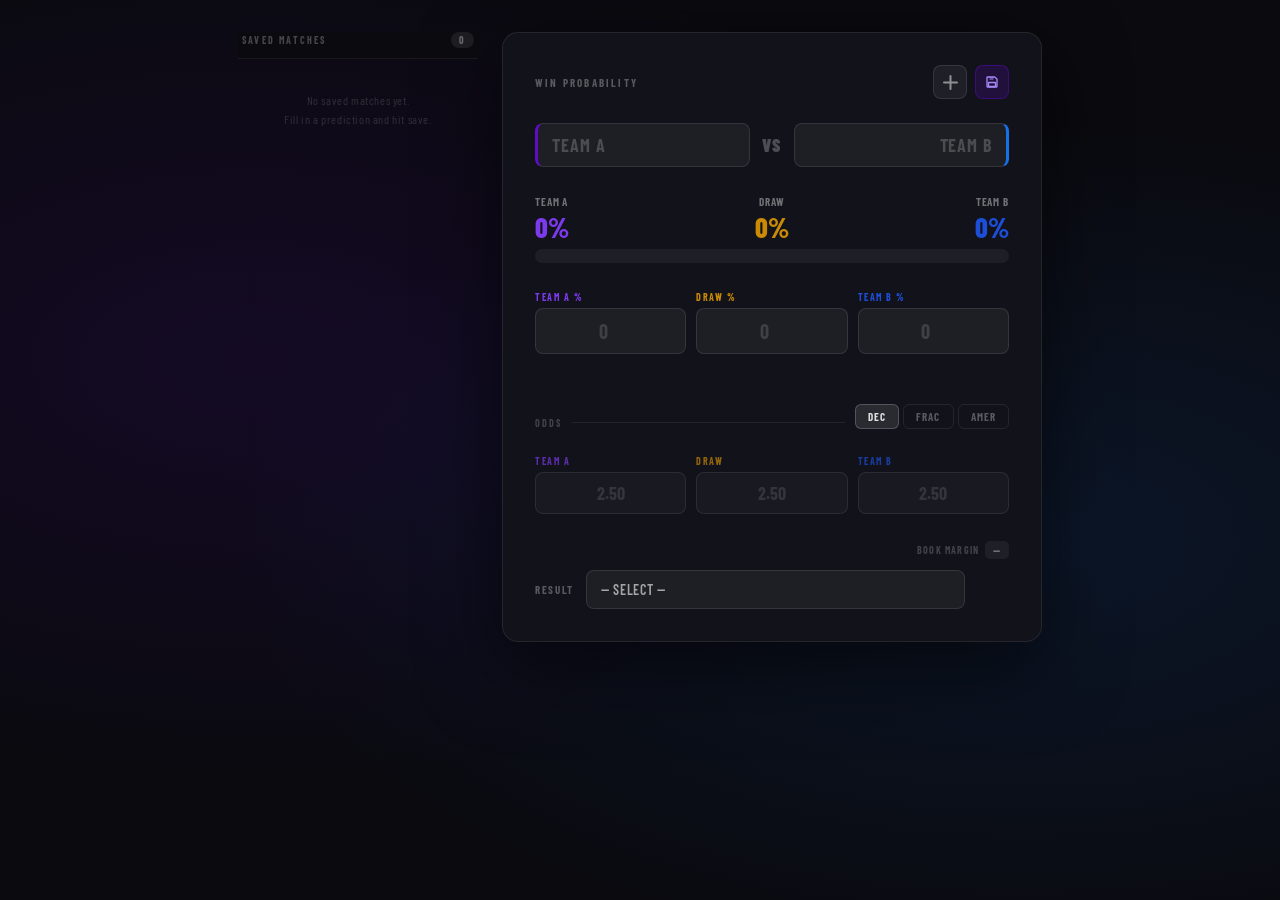
<file: Win Probability.html>
<!doctype html>
<html lang="en">
  <head>
    <meta charset="UTF-8" />
    <meta name="viewport" content="width=device-width, initial-scale=1.0" />
    <title>Win Probability</title>
    <link rel="preconnect" href="https://fonts.googleapis.com" />
    <link
      href="https://fonts.googleapis.com/css2?family=Barlow+Condensed:wght@400;600;700;800&family=Barlow:wght@400;500&display=swap"
      rel="stylesheet"
    />
    <style>
      *,
      *::before,
      *::after {
        box-sizing: border-box;
        margin: 0;
        padding: 0;
      }

      body {
        min-height: 100vh;
        display: flex;
        gap: 24px;
        align-items: flex-start;
        justify-content: center;
        background: #0a0a0f;
        background-image:
          radial-gradient(ellipse at 20% 40%, rgba(95, 12, 197, 0.12) 0%, transparent 55%),
          radial-gradient(ellipse at 80% 60%, rgba(23, 113, 230, 0.12) 0%, transparent 55%);
        font-family: "Barlow", sans-serif;
        padding: 32px 24px;
      }

      /* SIDEBAR */
      .sidebar {
        width: 240px;
        flex-shrink: 0;
        display: flex;
        flex-direction: column;
        gap: 8px;
        position: sticky;
        top: 32px;
        max-height: calc(100vh - 64px);
        overflow-y: auto;
        scrollbar-width: thin;
        scrollbar-color: rgba(255,255,255,0.1) transparent;
      }
      .sidebar::-webkit-scrollbar { width: 4px; }
      .sidebar::-webkit-scrollbar-thumb { background: rgba(255,255,255,0.1); border-radius: 2px; }

      .sidebar-title {
        font-family: "Barlow Condensed", sans-serif;
        font-size: 10px;
        font-weight: 700;
        letter-spacing: 0.22em;
        text-transform: uppercase;
        color: rgba(255,255,255,0.25);
        padding: 0 4px 10px;
        border-bottom: 1px solid rgba(255,255,255,0.06);
        margin-bottom: 4px;
        display: flex;
        align-items: center;
        justify-content: space-between;
        position: sticky;
        top: 0;
        background: #0a0a0f;
        z-index: 1;
      }
      .saved-count {
        background: rgba(255,255,255,0.08);
        border-radius: 20px;
        padding: 2px 8px;
        font-size: 10px;
        color: rgba(255,255,255,0.35);
      }
      .empty-state {
        padding: 20px 8px;
        text-align: center;
        font-family: "Barlow Condensed", sans-serif;
        font-size: 12px;
        color: rgba(255,255,255,0.15);
        letter-spacing: 0.05em;
        line-height: 1.6;
      }
      .match-tab {
        background: rgba(255,255,255,0.04);
        border: 1px solid rgba(255,255,255,0.07);
        border-radius: 10px;
        padding: 12px 14px;
        cursor: pointer;
        transition: background 0.15s, border-color 0.15s, transform 0.15s;
        position: relative;
        overflow: hidden;
      }
      .match-tab::before {
        content: "";
        position: absolute;
        left: 0; top: 0; bottom: 0;
        width: 3px;
        background: linear-gradient(180deg, #5f0cc5, #1771e6);
        opacity: 0;
        transition: opacity 0.2s;
      }
      .match-tab:hover { background: rgba(255,255,255,0.07); border-color: rgba(255,255,255,0.13); transform: translateX(2px); }
      .match-tab:hover::before { opacity: 1; }
      .match-tab.active { background: rgba(255,255,255,0.09); border-color: rgba(255,255,255,0.18); transform: translateX(2px); }
      .match-tab.active::before { opacity: 1; }
      .match-tab-title {
        font-family: "Barlow Condensed", sans-serif;
        font-size: 14px; font-weight: 700;
        color: rgba(255,255,255,0.85);
        letter-spacing: 0.04em;
        white-space: nowrap; overflow: hidden; text-overflow: ellipsis;
        margin-bottom: 6px; padding-right: 20px;
      }
      .match-tab-bar { display: flex; height: 4px; border-radius: 2px; overflow: hidden; gap: 1px; }
      .mtb-a { background: #7c3aed; }
      .mtb-d { background: #ca8a04; }
      .mtb-b { background: #1d4ed8; }
      .match-tab-meta { display: flex; justify-content: space-between; margin-top: 7px; }
      .match-tab-pct { font-family: "Barlow Condensed", sans-serif; font-size: 11px; font-weight: 600; letter-spacing: 0.03em; }
      .match-tab-pct.a { color: #7c3aed; }
      .match-tab-pct.d { color: #ca8a04; }
      .match-tab-pct.b { color: #1d4ed8; }
      .match-tab-result {
        font-family: "Barlow Condensed", sans-serif;
        font-size: 10px; font-weight: 700; letter-spacing: 0.1em; text-transform: uppercase;
        padding: 2px 7px; border-radius: 4px;
      }
      .match-tab-result.win-a { background: rgba(95,12,197,0.25); color: #a78bfa; }
      .match-tab-result.win-d { background: rgba(234,179,8,0.2); color: #fde047; }
      .match-tab-result.win-b { background: rgba(23,113,230,0.25); color: #93c5fd; }
      .match-tab-result.none { color: rgba(255,255,255,0.2); font-size: 9px; }
      .delete-btn {
        position: absolute; top: 8px; right: 8px;
        background: none; border: none; color: rgba(255,255,255,0.15);
        cursor: pointer; font-size: 14px; line-height: 1;
        padding: 2px; border-radius: 4px;
        transition: color 0.15s, background 0.15s;
        display: none;
      }
      .match-tab:hover .delete-btn { display: block; }
      .delete-btn:hover { color: #f87171; background: rgba(248,113,113,0.1); }

      /* MAIN */
      .main { flex: 1; max-width: 540px; }
      .card {
        background: #12121a;
        border: 1px solid rgba(255,255,255,0.08);
        border-radius: 16px;
        padding: 32px;
        box-shadow: 0 24px 80px rgba(0,0,0,0.6);
        animation: cardIn 0.3s cubic-bezier(0.4,0,0.2,1);
      }
      @keyframes cardIn {
        from { opacity: 0; transform: translateY(10px); }
        to { opacity: 1; transform: translateY(0); }
      }
      .card-header {
        display: flex; align-items: center; justify-content: space-between;
        margin-bottom: 24px;
      }
      .card-title {
        font-family: "Barlow Condensed", sans-serif;
        font-size: 11px; font-weight: 700; letter-spacing: 0.2em;
        text-transform: uppercase; color: rgba(255,255,255,0.3);
      }
      .header-actions { display: flex; gap: 8px; }
      .btn-icon {
        background: rgba(255,255,255,0.06);
        border: 1px solid rgba(255,255,255,0.1);
        border-radius: 8px; color: rgba(255,255,255,0.5);
        cursor: pointer; width: 34px; height: 34px;
        display: flex; align-items: center; justify-content: center;
        font-size: 15px;
        transition: background 0.15s, border-color 0.15s, color 0.15s, transform 0.1s;
        position: relative;
      }
      .btn-icon:hover { background: rgba(255,255,255,0.1); border-color: rgba(255,255,255,0.2); color: #fff; transform: scale(1.05); }
      .btn-save { background: rgba(95,12,197,0.2); border-color: rgba(95,12,197,0.45); color: #a78bfa; }
      .btn-save:hover { background: rgba(95,12,197,0.35); border-color: #7c3aed; color: #c4b5fd; }
      .btn-save.saved-flash { background: rgba(34,197,94,0.2); border-color: rgba(34,197,94,0.45); color: #86efac; transform: scale(1.08); }
      .btn-tooltip {
        position: absolute; bottom: calc(100% + 6px); left: 50%; transform: translateX(-50%);
        background: #1e1e2e; border: 1px solid rgba(255,255,255,0.12);
        color: rgba(255,255,255,0.7);
        font-family: "Barlow Condensed", sans-serif; font-size: 11px; letter-spacing: 0.08em;
        white-space: nowrap; padding: 4px 10px; border-radius: 6px;
        pointer-events: none; opacity: 0; transition: opacity 0.15s; z-index: 10;
      }
      .btn-icon:hover .btn-tooltip { opacity: 1; }

      /* Teams */
      .teams-row {
        display: grid; grid-template-columns: 1fr auto 1fr;
        gap: 12px; align-items: center; margin-bottom: 28px;
      }
      .team-input {
        background: rgba(255,255,255,0.05);
        border: 1px solid rgba(255,255,255,0.1);
        border-radius: 8px; padding: 10px 14px;
        color: #fff;
        font-family: "Barlow Condensed", sans-serif;
        font-size: 18px; font-weight: 700;
        text-transform: uppercase; letter-spacing: 0.05em;
        width: 100%; outline: none;
        transition: border-color 0.2s, background 0.2s;
      }
      .team-input::placeholder { color: rgba(255,255,255,0.2); }
      .team-input:focus { border-color: rgba(255,255,255,0.3); background: rgba(255,255,255,0.08); }
      .team-input.team-a { text-align: left; border-left: 3px solid #5f0cc5; }
      .team-input.team-b { text-align: right; border-right: 3px solid #1771e6; }
      .vs-badge {
        font-family: "Barlow Condensed", sans-serif;
        font-size: 18px; font-weight: 850;
        color: rgba(255,255,255,0.25); letter-spacing: 0.1em;
      }

      /* Prob labels */
      .prob-labels { display: grid; grid-template-columns: 1fr 1fr 1fr; margin-bottom: 8px; }
      .prob-label { display: flex; flex-direction: column; gap: 2px; }
      .prob-label:nth-child(2) { align-items: center; }
      .prob-label:nth-child(3) { align-items: flex-end; }
      .prob-label .team-name {
        font-family: "Barlow Condensed", sans-serif;
        font-size: 11px; font-weight: 700; letter-spacing: 0.08em; text-transform: uppercase;
        color: rgba(255,255,255,0.4);
        min-height: 16px; overflow: hidden; text-overflow: ellipsis; white-space: nowrap; max-width: 120px;
      }
      .prob-label .pct {
        font-family: "Barlow Condensed", sans-serif;
        font-size: 28px; font-weight: 800; line-height: 1; transition: color 0.3s;
      }
      .prob-label:nth-child(1) .pct { color: #7c3aed; }
      .prob-label:nth-child(2) .pct { color: #ca8a04; }
      .prob-label:nth-child(3) .pct { color: #1d4ed8; }

      /* Bar */
      .probability-bar {
        display: flex; height: 14px; border-radius: 7px; overflow: hidden;
        background: rgba(255,255,255,0.05); margin-bottom: 28px;
      }
      .bar-a { background: linear-gradient(90deg, #5f0cc5, #7c3aed); transition: width 0.4s cubic-bezier(0.4,0,0.2,1); }
      .bar-d { background: linear-gradient(90deg, #ca8a04, #eab308); transition: width 0.4s cubic-bezier(0.4,0,0.2,1); }
      .bar-b { background: linear-gradient(90deg, #1771e6, #3b82f6); transition: width 0.4s cubic-bezier(0.4,0,0.2,1); }

      /* Prob inputs */
      .prob-inputs {
        display: grid; grid-template-columns: 1fr 1fr 1fr;
        gap: 10px; margin-bottom: 14px;
      }
      .prob-field { display: flex; flex-direction: column; gap: 5px; }
      .prob-field label {
        font-family: "Barlow Condensed", sans-serif;
        font-size: 10px; font-weight: 700; letter-spacing: 0.15em; text-transform: uppercase;
      }
      .prob-field:nth-child(1) label { color: #7c3aed; }
      .prob-field:nth-child(2) label { color: #ca8a04; }
      .prob-field:nth-child(3) label { color: #1d4ed8; }
      .prob-field input {
        background: rgba(255,255,255,0.05);
        border: 1px solid rgba(255,255,255,0.1);
        border-radius: 8px; padding: 10px 12px;
        color: #fff;
        font-family: "Barlow Condensed", sans-serif;
        font-size: 20px; font-weight: 700;
        width: 100%; text-align: center; outline: none;
        transition: border-color 0.2s, background 0.2s;
      }
      .prob-field input::placeholder { color: rgba(255,255,255,0.15); }
      .prob-field input:focus { border-color: rgba(255,255,255,0.25); background: rgba(255,255,255,0.08); }
      .prob-field:nth-child(1) input:focus { border-color: #5f0cc5; }
      .prob-field:nth-child(2) input:focus { border-color: #eab308; }
      .prob-field:nth-child(3) input:focus { border-color: #1771e6; }

      .warning {
        font-size: 12px; color: #f87171; text-align: center;
        min-height: 18px; margin-bottom: 6px;
        font-family: "Barlow Condensed", sans-serif; letter-spacing: 0.05em;
      }

      /* ── ODDS SECTION ── */
      .section-divider {
        display: flex;
        align-items: center;
        gap: 10px;
        margin: 18px 0 14px;
      }
      .section-divider-label {
        font-family: "Barlow Condensed", sans-serif;
        font-size: 10px;
        font-weight: 700;
        letter-spacing: 0.2em;
        text-transform: uppercase;
        color: rgba(255,255,255,0.2);
        white-space: nowrap;
      }
      .section-divider-line {
        flex: 1;
        height: 1px;
        background: rgba(255,255,255,0.07);
      }

      .odds-format-tabs {
        display: flex;
        gap: 4px;
        margin-bottom: 12px;
      }
      .odds-tab {
        font-family: "Barlow Condensed", sans-serif;
        font-size: 11px;
        font-weight: 700;
        letter-spacing: 0.1em;
        text-transform: uppercase;
        padding: 5px 12px;
        border-radius: 6px;
        border: 1px solid rgba(255,255,255,0.08);
        background: transparent;
        color: rgba(255,255,255,0.3);
        cursor: pointer;
        transition: background 0.15s, border-color 0.15s, color 0.15s;
      }
      .odds-tab:hover {
        background: rgba(255,255,255,0.06);
        color: rgba(255,255,255,0.6);
      }
      .odds-tab.active {
        background: rgba(255,255,255,0.1);
        border-color: rgba(255,255,255,0.2);
        color: rgba(255,255,255,0.85);
      }

      .odds-inputs {
        display: grid;
        grid-template-columns: 1fr 1fr 1fr;
        gap: 10px;
        margin-bottom: 6px;
      }
      .odds-field { display: flex; flex-direction: column; gap: 5px; }
      .odds-field label {
        font-family: "Barlow Condensed", sans-serif;
        font-size: 10px; font-weight: 700; letter-spacing: 0.15em; text-transform: uppercase;
      }
      .odds-field:nth-child(1) label { color: rgba(124,58,237,0.7); }
      .odds-field:nth-child(2) label { color: rgba(202,138,4,0.7); }
      .odds-field:nth-child(3) label { color: rgba(29,78,216,0.7); }
      .odds-field input {
        background: rgba(255,255,255,0.03);
        border: 1px solid rgba(255,255,255,0.08);
        border-radius: 8px; padding: 9px 12px;
        color: rgba(255,255,255,0.8);
        font-family: "Barlow Condensed", sans-serif;
        font-size: 18px; font-weight: 700;
        width: 100%; text-align: center; outline: none;
        transition: border-color 0.2s, background 0.2s;
      }
      .odds-field input::placeholder { color: rgba(255,255,255,0.12); }
      .odds-field input:focus { background: rgba(255,255,255,0.06); }
      .odds-field:nth-child(1) input:focus { border-color: rgba(95,12,197,0.5); }
      .odds-field:nth-child(2) input:focus { border-color: rgba(234,179,8,0.5); }
      .odds-field:nth-child(3) input:focus { border-color: rgba(23,113,230,0.5); }

      /* Implied probability row */
      .implied-row {
        display: grid;
        grid-template-columns: 1fr 1fr 1fr;
        gap: 10px;
        margin-bottom: 4px;
      }
      .implied-cell {
        text-align: center;
        font-family: "Barlow Condensed", sans-serif;
        font-size: 11px;
        letter-spacing: 0.05em;
        color: rgba(255,255,255,0.25);
        min-height: 16px;
        transition: color 0.2s;
      }
      .implied-cell span {
        font-weight: 700;
        color: rgba(255,255,255,0.4);
      }
      .implied-cell.has-value { color: rgba(255,255,255,0.3); }
      .implied-cell.has-value span { color: rgba(255,255,255,0.55); }

      /* overround badge */
      .overround-row {
        display: flex;
        align-items: center;
        justify-content: flex-end;
        gap: 6px;
        min-height: 20px;
        margin-bottom: 10px;
      }
      .overround-label {
        font-family: "Barlow Condensed", sans-serif;
        font-size: 10px; font-weight: 700; letter-spacing: 0.12em; text-transform: uppercase;
        color: rgba(255,255,255,0.2);
      }
      .overround-value {
        font-family: "Barlow Condensed", sans-serif;
        font-size: 12px; font-weight: 700; letter-spacing: 0.06em;
        padding: 2px 8px; border-radius: 5px;
        transition: all 0.2s;
      }
      .overround-value.neutral { background: rgba(255,255,255,0.06); color: rgba(255,255,255,0.35); }
      .overround-value.high { background: rgba(248,113,113,0.15); color: #f87171; }
      .overround-value.low { background: rgba(34,197,94,0.12); color: #86efac; }

      /* Result */
      .result-row { display: flex; align-items: center; gap: 12px; margin-top: 4px; }
      .result-label {
        font-family: "Barlow Condensed", sans-serif;
        font-size: 11px; font-weight: 700; letter-spacing: 0.15em; text-transform: uppercase;
        color: rgba(255,255,255,0.3); white-space: nowrap;
      }
      .result-select {
        flex: 1;
        background: rgba(255,255,255,0.05);
        border: 1px solid rgba(255,255,255,0.1);
        border-radius: 8px; padding: 10px 14px;
        color: rgba(255,255,255,0.6);
        font-family: "Barlow Condensed", sans-serif;
        font-size: 14px; font-weight: 600; letter-spacing: 0.05em; text-transform: uppercase;
        outline: none; cursor: pointer; transition: border-color 0.2s; appearance: none;
      }
      .result-select:focus { border-color: rgba(255,255,255,0.25); }
      .result-badge {
        display: inline-flex; align-items: center;
        padding: 8px 16px; border-radius: 8px;
        font-family: "Barlow Condensed", sans-serif;
        font-size: 13px; font-weight: 800; letter-spacing: 0.1em; text-transform: uppercase;
        opacity: 0; transition: opacity 0.3s;
      }
      .result-badge.visible { opacity: 1; }
      .result-badge.win-a { background: rgba(95,12,197,0.25); color: #a78bfa; border: 1px solid rgba(95,12,197,0.4); }
      .result-badge.win-d { background: rgba(234,179,8,0.2); color: #fde047; border: 1px solid rgba(234,179,8,0.35); }
      .result-badge.win-b { background: rgba(23,113,230,0.25); color: #93c5fd; border: 1px solid rgba(23,113,230,0.4); }

      /* Datalist styling hint */
      input::-webkit-calendar-picker-indicator { display: none !important; }

      @media (max-width: 700px) {
        body { flex-direction: column; align-items: center; padding: 20px 16px; }
        .sidebar { width: 100%; max-width: 540px; position: static; max-height: none; flex-direction: row; flex-wrap: wrap; }
        .sidebar-title { width: 100%; }
        .match-tab { width: calc(50% - 4px); }
      }
    </style>
  </head>
  <body>

    <!-- datalist for team autocomplete -->
    <datalist id="teamsList"></datalist>

    <!-- SIDEBAR -->
    <aside class="sidebar" id="sidebar">
      <div class="sidebar-title">
        Saved Matches
        <span class="saved-count" id="savedCount">0</span>
      </div>
      <div class="empty-state" id="emptyState">
        No saved matches yet.<br />Fill in a prediction and hit save.
      </div>
    </aside>

    <!-- MAIN -->
    <div class="main">
      <div class="card" id="card">
        <div class="card-header">
          <span class="card-title">Win Probability</span>
          <div class="header-actions">
            <button class="btn-icon" id="newBtn" onclick="newForm()">
              <svg width="15" height="15" viewBox="0 0 15 15" fill="none">
                <path d="M7.5 1v13M1 7.5h13" stroke="currentColor" stroke-width="2" stroke-linecap="round"/>
              </svg>
              <span class="btn-tooltip">New match</span>
            </button>
            <button class="btn-icon btn-save" id="saveBtn" onclick="saveMatch()">
              <svg width="14" height="14" viewBox="0 0 14 14" fill="none" id="saveIcon">
                <path d="M2 2.5A.5.5 0 0 1 2.5 2h7.086a.5.5 0 0 1 .353.146l1.915 1.915A.5.5 0 0 1 12 4.414V11.5a.5.5 0 0 1-.5.5h-9a.5.5 0 0 1-.5-.5v-9Z" stroke="currentColor" stroke-width="1.3"/>
                <rect x="4.5" y="2" width="4" height="3" rx=".5" fill="currentColor" opacity=".5"/>
                <rect x="3.5" y="7.5" width="7" height="4" rx=".5" stroke="currentColor" stroke-width="1.3"/>
              </svg>
              <span class="btn-tooltip">Save match</span>
            </button>
          </div>
        </div>

        <div class="teams-row">
          <input class="team-input team-a" id="teamA" placeholder="Team A" list="teamsList" oninput="updateLabels()" autocomplete="off"/>
          <span class="vs-badge">VS</span>
          <input class="team-input team-b" id="teamB" placeholder="Team B" list="teamsList" oninput="updateLabels()" autocomplete="off"/>
        </div>

        <div class="prob-labels">
          <div class="prob-label">
            <span class="team-name" id="labelA">Team A</span>
            <span class="pct" id="pctA">0%</span>
          </div>
          <div class="prob-label">
            <span class="team-name">Draw</span>
            <span class="pct" id="pctD">0%</span>
          </div>
          <div class="prob-label">
            <span class="team-name" id="labelB">Team B</span>
            <span class="pct" id="pctB">0%</span>
          </div>
        </div>

        <div class="probability-bar">
          <div class="bar-a" id="barA" style="width:0%"></div>
          <div class="bar-d" id="barD" style="width:0%"></div>
          <div class="bar-b" id="barB" style="width:0%"></div>
        </div>

        <div class="prob-inputs">
          <div class="prob-field">
            <label>Team A %</label>
            <input type="number" id="probA" placeholder="0" min="0" max="100" oninput="updateBar()"/>
          </div>
          <div class="prob-field">
            <label>Draw %</label>
            <input type="number" id="probD" placeholder="0" min="0" max="100" oninput="updateBar()"/>
          </div>
          <div class="prob-field">
            <label>Team B %</label>
            <input type="number" id="probB" placeholder="0" min="0" max="100" oninput="updateBar()"/>
          </div>
        </div>

        <div class="warning" id="warning"></div>

        <!-- ── ODDS SECTION ── -->
        <div class="section-divider">
          <span class="section-divider-label">Odds</span>
          <div class="section-divider-line"></div>
          <div class="odds-format-tabs">
            <button class="odds-tab active" data-fmt="decimal" onclick="setOddsFormat('decimal')">Dec</button>
            <button class="odds-tab" data-fmt="fractional" onclick="setOddsFormat('fractional')">Frac</button>
            <button class="odds-tab" data-fmt="american" onclick="setOddsFormat('american')">Amer</button>
          </div>
        </div>

        <div class="odds-inputs">
          <div class="odds-field">
            <label id="oddsLabelA">Team A</label>
            <input type="text" id="oddsA" placeholder="—" oninput="updateOdds()"/>
          </div>
          <div class="odds-field">
            <label>Draw</label>
            <input type="text" id="oddsD" placeholder="—" oninput="updateOdds()"/>
          </div>
          <div class="odds-field">
            <label id="oddsLabelB">Team B</label>
            <input type="text" id="oddsB" placeholder="—" oninput="updateOdds()"/>
          </div>
        </div>

        <div class="implied-row">
          <div class="implied-cell" id="impliedA"></div>
          <div class="implied-cell" id="impliedD"></div>
          <div class="implied-cell" id="impliedB"></div>
        </div>

        <div class="overround-row">
          <span class="overround-label">Book margin</span>
          <span class="overround-value neutral" id="overroundBadge">—</span>
        </div>

        <!-- Result -->
        <div class="result-row">
          <span class="result-label">Result</span>
          <select class="result-select" id="result" onchange="updateResult()">
            <option value="">— Select —</option>
            <option value="teamA">Team A Win</option>
            <option value="draw">Draw</option>
            <option value="teamB">Team B Win</option>
          </select>
          <span class="result-badge" id="resultBadge"></span>
        </div>
      </div>
    </div>

    <script>
      // ── TEAMS DATA ──
      const TEAMS = [
        "Arsenal","Aston Villa","Bournemouth","Brentford","Brighton & Hove Albion","Burnley","Chelsea","Crystal Palace","Everton","Fulham","Leeds United","Liverpool","Manchester City","Manchester United","Newcastle United","Nottingham Forest","Sunderland","Tottenham Hotspur","West Ham United","Wolverhampton Wanderers",
        "Athletic Bilbao","Atlético Madrid","Barcelona","Celta Vigo","Deportivo Alavés","Elche","Espanyol","Getafe","Girona","Levante","Mallorca","Osasuna","Rayo Vallecano","Real Betis","Real Madrid","Real Oviedo","Real Sociedad","Sevilla","Valencia","Villarreal",
        "AC Milan","Atalanta","Bologna","Cagliari","Como 1907","Cremonese","Fiorentina","Genoa","Hellas Verona","Inter Milan","Juventus","Lazio","Lecce","Napoli","Parma","Pisa","Roma","Sassuolo","Torino","Udinese",
        "Bayer Leverkusen","Bayern Munich","Borussia Dortmund","Borussia Mönchengladbach","Eintracht Frankfurt","FC Augsburg","FC Köln","FC St. Pauli","Hamburger SV","1. FC Heidenheim","1. FC Union Berlin","1. FSV Mainz 05","RB Leipzig","SC Freiburg","TSG Hoffenheim","VfB Stuttgart","VfL Wolfsburg","Werder Bremen",
        "AJ Auxerre","Angers","AS Monaco","FC Lorient","FC Metz","FC Nantes","Le Havre","Lens","Lille","Olympique Lyon","Olympique Marseille","Nice","Paris FC","Paris Saint-Germain","Reims","Rennes","Strasbourg","Toulouse",
        "Birmingham City","Blackburn Rovers","Bristol City","Charlton Athletic","Coventry City","Derby County","Hull City","Ipswich Town","Leicester City","Middlesbrough","Millwall","Norwich City","Oxford United","Portsmouth","Preston North End","Queens Park Rangers","Sheffield United","Sheffield Wednesday","Southampton","Stoke City","Swansea City","Watford","West Bromwich Albion","Wrexham",
        "Alverca","Arouca","AVS","Benfica","Braga","Casa Pia","Estoril Praia","Estrela da Amadora","Famalicão","Gil Vicente","Moreirense","Nacional","Porto","Rio Ave","Santa Clara","Sporting CP","Tondela","Vitória de Guimarães"
      ];

      // Populate datalist
      const dl = document.getElementById("teamsList");
      TEAMS.forEach(t => {
        const opt = document.createElement("option");
        opt.value = t;
        dl.appendChild(opt);
      });

      // ── STATE ──
      let matches = JSON.parse(localStorage.getItem("wp_matches") || "[]");
      let activeId = null;
      let oddsFormat = "decimal"; // decimal | fractional | american

      function persist() { localStorage.setItem("wp_matches", JSON.stringify(matches)); }

      // ── ODDS FORMAT ──
      function setOddsFormat(fmt) {
        oddsFormat = fmt;
        document.querySelectorAll(".odds-tab").forEach(t => t.classList.toggle("active", t.dataset.fmt === fmt));
        const placeholders = { decimal: "2.50", fractional: "6/4", american: "+150" };
        ["oddsA","oddsD","oddsB"].forEach(id => {
          document.getElementById(id).placeholder = placeholders[fmt];
        });
        updateOdds();
      }

      // Parse any odds format to decimal
      function toDecimal(raw) {
        if (!raw || raw.trim() === "" || raw.trim() === "—") return null;
        raw = raw.trim();
        if (oddsFormat === "decimal") {
          const v = parseFloat(raw);
          return isNaN(v) || v <= 1 ? null : v;
        }
        if (oddsFormat === "fractional") {
          const parts = raw.split("/");
          if (parts.length === 2) {
            const n = parseFloat(parts[0]), d = parseFloat(parts[1]);
            if (!isNaN(n) && !isNaN(d) && d !== 0) return 1 + n / d;
          }
          const v = parseFloat(raw);
          return isNaN(v) ? null : v + 1;
        }
        if (oddsFormat === "american") {
          const v = parseFloat(raw);
          if (isNaN(v)) return null;
          if (v > 0) return 1 + v / 100;
          if (v < 0) return 1 + 100 / Math.abs(v);
        }
        return null;
      }

      function impliedProb(dec) {
        if (!dec || dec <= 0) return null;
        return (1 / dec) * 100;
      }

      function updateOdds() {
        const rawA = document.getElementById("oddsA").value;
        const rawD = document.getElementById("oddsD").value;
        const rawB = document.getElementById("oddsB").value;

        const decA = toDecimal(rawA);
        const decD = toDecimal(rawD);
        const decB = toDecimal(rawB);

        const impA = impliedProb(decA);
        const impD = impliedProb(decD);
        const impB = impliedProb(decB);

        function setImplied(id, val) {
          const el = document.getElementById(id);
          if (val !== null) {
            el.innerHTML = `Implied <span>${val.toFixed(1)}%</span>`;
            el.classList.add("has-value");
          } else {
            el.innerHTML = "";
            el.classList.remove("has-value");
          }
        }
        setImplied("impliedA", impA);
        setImplied("impliedD", impD);
        setImplied("impliedB", impB);

        // Overround
        const badge = document.getElementById("overroundBadge");
        if (impA !== null && impD !== null && impB !== null) {
          const total = impA + impD + impB;
          const margin = total - 100;
          badge.textContent = (margin >= 0 ? "+" : "") + margin.toFixed(1) + "%";
          badge.className = "overround-value " + (Math.abs(margin) < 1 ? "low" : margin > 5 ? "high" : "neutral");
        } else if ([impA, impD, impB].some(v => v !== null)) {
          const vals = [impA, impD, impB].filter(v => v !== null);
          const sum = vals.reduce((a, b) => a + b, 0);
          badge.textContent = sum.toFixed(1) + "%";
          badge.className = "overround-value neutral";
        } else {
          badge.textContent = "—";
          badge.className = "overround-value neutral";
        }
      }

      // ── PROBABILITY ──
      function updateBar() {
        const a = parseFloat(document.getElementById("probA").value) || 0;
        const d = parseFloat(document.getElementById("probD").value) || 0;
        const b = parseFloat(document.getElementById("probB").value) || 0;
        const total = a + d + b;
        const warning = document.getElementById("warning");
        warning.textContent = total > 0 && Math.round(total) !== 100
          ? `Probabilities sum to ${total.toFixed(1)}% — should be 100%`
          : "";
        document.getElementById("barA").style.width = a + "%";
        document.getElementById("barD").style.width = d + "%";
        document.getElementById("barB").style.width = b + "%";
        document.getElementById("pctA").textContent = a + "%";
        document.getElementById("pctD").textContent = d + "%";
        document.getElementById("pctB").textContent = b + "%";
      }

      function updateLabels() {
        const a = document.getElementById("teamA").value.trim() || "Team A";
        const b = document.getElementById("teamB").value.trim() || "Team B";
        document.getElementById("labelA").textContent = a;
        document.getElementById("labelB").textContent = b;
        document.querySelector('#result option[value="teamA"]').textContent = a + " Win";
        document.querySelector('#result option[value="teamB"]').textContent = b + " Win";
        // update odds labels
        document.getElementById("oddsLabelA").textContent = a.length > 10 ? a.slice(0, 10) + "…" : a;
        document.getElementById("oddsLabelB").textContent = b.length > 10 ? b.slice(0, 10) + "…" : b;
      }

      function updateResult() {
        const val = document.getElementById("result").value;
        const badge = document.getElementById("resultBadge");
        const a = document.getElementById("teamA").value.trim() || "Team A";
        const b = document.getElementById("teamB").value.trim() || "Team B";
        badge.className = "result-badge";
        if (!val) return;
        badge.classList.add("visible");
        if (val === "teamA") { badge.classList.add("win-a"); badge.textContent = a + " Win"; }
        else if (val === "draw") { badge.classList.add("win-d"); badge.textContent = "Draw"; }
        else if (val === "teamB") { badge.classList.add("win-b"); badge.textContent = b + " Win"; }
      }

      // ── SAVE / LOAD ──
      function saveMatch() {
        const a = document.getElementById("teamA").value.trim();
        const b = document.getElementById("teamB").value.trim();
        const pA = parseFloat(document.getElementById("probA").value) || 0;
        const pD = parseFloat(document.getElementById("probD").value) || 0;
        const pB = parseFloat(document.getElementById("probB").value) || 0;
        const res = document.getElementById("result").value;
        const oA = document.getElementById("oddsA").value.trim();
        const oD = document.getElementById("oddsD").value.trim();
        const oB = document.getElementById("oddsB").value.trim();
        const oFmt = oddsFormat;
        if (!a && !b && !pA && !pD && !pB && !oA && !oD && !oB) return;

        if (activeId !== null) {
          const idx = matches.findIndex(m => m.id === activeId);
          if (idx !== -1) matches[idx] = { ...matches[idx], teamA: a, teamB: b, probA: pA, probD: pD, probB: pB, result: res, oddsA: oA, oddsD: oD, oddsB: oB, oddsFormat: oFmt };
        } else {
          const m = { id: Date.now(), teamA: a, teamB: b, probA: pA, probD: pD, probB: pB, result: res, oddsA: oA, oddsD: oD, oddsB: oB, oddsFormat: oFmt };
          matches.unshift(m);
          activeId = m.id;
        }
        persist();
        renderSidebar();
        flashSave();
      }

      function flashSave() {
        const btn = document.getElementById("saveBtn");
        const icon = document.getElementById("saveIcon");
        btn.classList.add("saved-flash");
        icon.innerHTML = `<path d="M2 7l3.5 3.5L12 3" stroke="currentColor" stroke-width="2" stroke-linecap="round" stroke-linejoin="round"/>`;
        setTimeout(() => {
          btn.classList.remove("saved-flash");
          icon.innerHTML = `<path d="M2 2.5A.5.5 0 0 1 2.5 2h7.086a.5.5 0 0 1 .353.146l1.915 1.915A.5.5 0 0 1 12 4.414V11.5a.5.5 0 0 1-.5.5h-9a.5.5 0 0 1-.5-.5v-9Z" stroke="currentColor" stroke-width="1.3"/><rect x="4.5" y="2" width="4" height="3" rx=".5" fill="currentColor" opacity=".5"/><rect x="3.5" y="7.5" width="7" height="4" rx=".5" stroke="currentColor" stroke-width="1.3"/>`;
        }, 1400);
      }

      function newForm() {
        activeId = null;
        ["teamA","teamB","probA","probD","probB","oddsA","oddsD","oddsB"].forEach(id => (document.getElementById(id).value = ""));
        document.getElementById("result").value = "";
        document.getElementById("warning").textContent = "";
        document.getElementById("resultBadge").className = "result-badge";
        document.getElementById("overroundBadge").textContent = "—";
        document.getElementById("overroundBadge").className = "overround-value neutral";
        ["impliedA","impliedD","impliedB"].forEach(id => { document.getElementById(id).innerHTML = ""; document.getElementById(id).classList.remove("has-value"); });
        updateBar(); updateLabels(); updateResult();
        document.querySelectorAll(".match-tab").forEach(t => t.classList.remove("active"));
        animateCard();
      }

      function loadMatch(id) {
        const m = matches.find(x => x.id === id);
        if (!m) return;
        activeId = id;
        document.getElementById("teamA").value = m.teamA || "";
        document.getElementById("teamB").value = m.teamB || "";
        document.getElementById("probA").value = m.probA || "";
        document.getElementById("probD").value = m.probD || "";
        document.getElementById("probB").value = m.probB || "";
        document.getElementById("result").value = m.result || "";
        document.getElementById("oddsA").value = m.oddsA || "";
        document.getElementById("oddsD").value = m.oddsD || "";
        document.getElementById("oddsB").value = m.oddsB || "";
        if (m.oddsFormat) setOddsFormat(m.oddsFormat);
        updateBar(); updateLabels(); updateResult(); updateOdds();
        document.querySelectorAll(".match-tab").forEach(t => t.classList.toggle("active", parseInt(t.dataset.id) === id));
        animateCard();
      }

      function deleteMatch(id, e) {
        e.stopPropagation();
        matches = matches.filter(m => m.id !== id);
        persist();
        if (activeId === id) newForm();
        renderSidebar();
      }

      function animateCard() {
        const card = document.getElementById("card");
        card.style.animation = "none";
        card.offsetHeight;
        card.style.animation = "cardIn 0.3s cubic-bezier(.4,0,.2,1)";
      }

      function resultLabel(m) {
        if (!m.result) return `<span class="match-tab-result none">No result</span>`;
        const labels = { teamA: m.teamA || "A", draw: "Draw", teamB: m.teamB || "B" };
        const cls = { teamA: "win-a", draw: "win-d", teamB: "win-b" };
        return `<span class="match-tab-result ${cls[m.result]}">${labels[m.result]}</span>`;
      }

      function renderSidebar() {
        const sidebar = document.getElementById("sidebar");
        const empty = document.getElementById("emptyState");
        document.getElementById("savedCount").textContent = matches.length;
        sidebar.querySelectorAll(".match-tab").forEach(t => t.remove());
        if (matches.length === 0) { empty.style.display = "block"; return; }
        empty.style.display = "none";
        matches.forEach(m => {
          const title = [m.teamA, m.teamB].filter(Boolean).join(" vs ") || "Untitled Match";
          const tab = document.createElement("div");
          tab.className = "match-tab" + (m.id === activeId ? " active" : "");
          tab.dataset.id = m.id;
          tab.onclick = () => loadMatch(m.id);
          tab.innerHTML = `
            <button class="delete-btn" onclick="deleteMatch(${m.id}, event)">✕</button>
            <div class="match-tab-title">${title}</div>
            <div class="match-tab-bar">
              <div class="mtb-a" style="width:${m.probA || 0}%"></div>
              <div class="mtb-d" style="width:${m.probD || 0}%"></div>
              <div class="mtb-b" style="width:${m.probB || 0}%"></div>
            </div>
            <div class="match-tab-meta">
              <div style="display:flex;gap:8px;">
                <span class="match-tab-pct a">${m.probA || 0}%</span>
                <span class="match-tab-pct d">${m.probD || 0}%</span>
                <span class="match-tab-pct b">${m.probB || 0}%</span>
              </div>
              ${resultLabel(m)}
            </div>`;
          sidebar.appendChild(tab);
        });
      }

      // Init
      setOddsFormat("decimal");
      renderSidebar();
    </script>
  </body>
</html>
</file>
